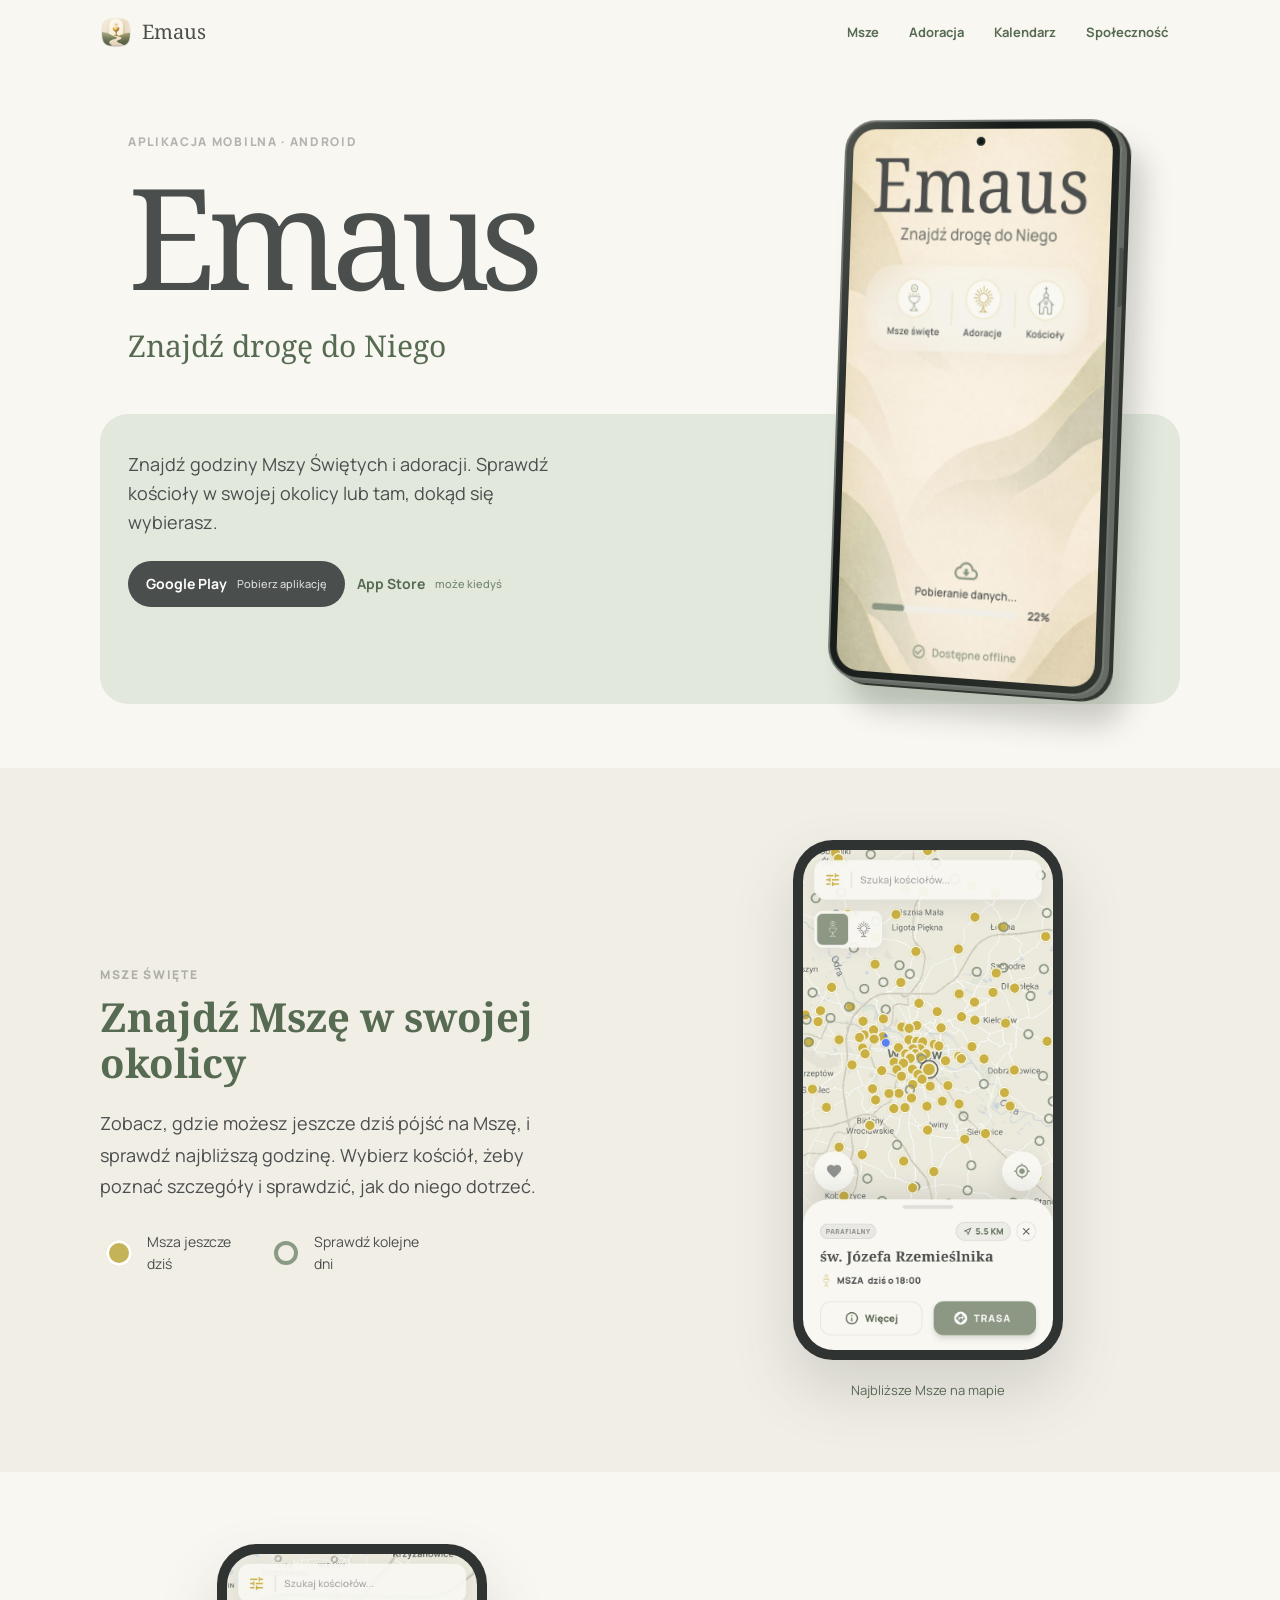
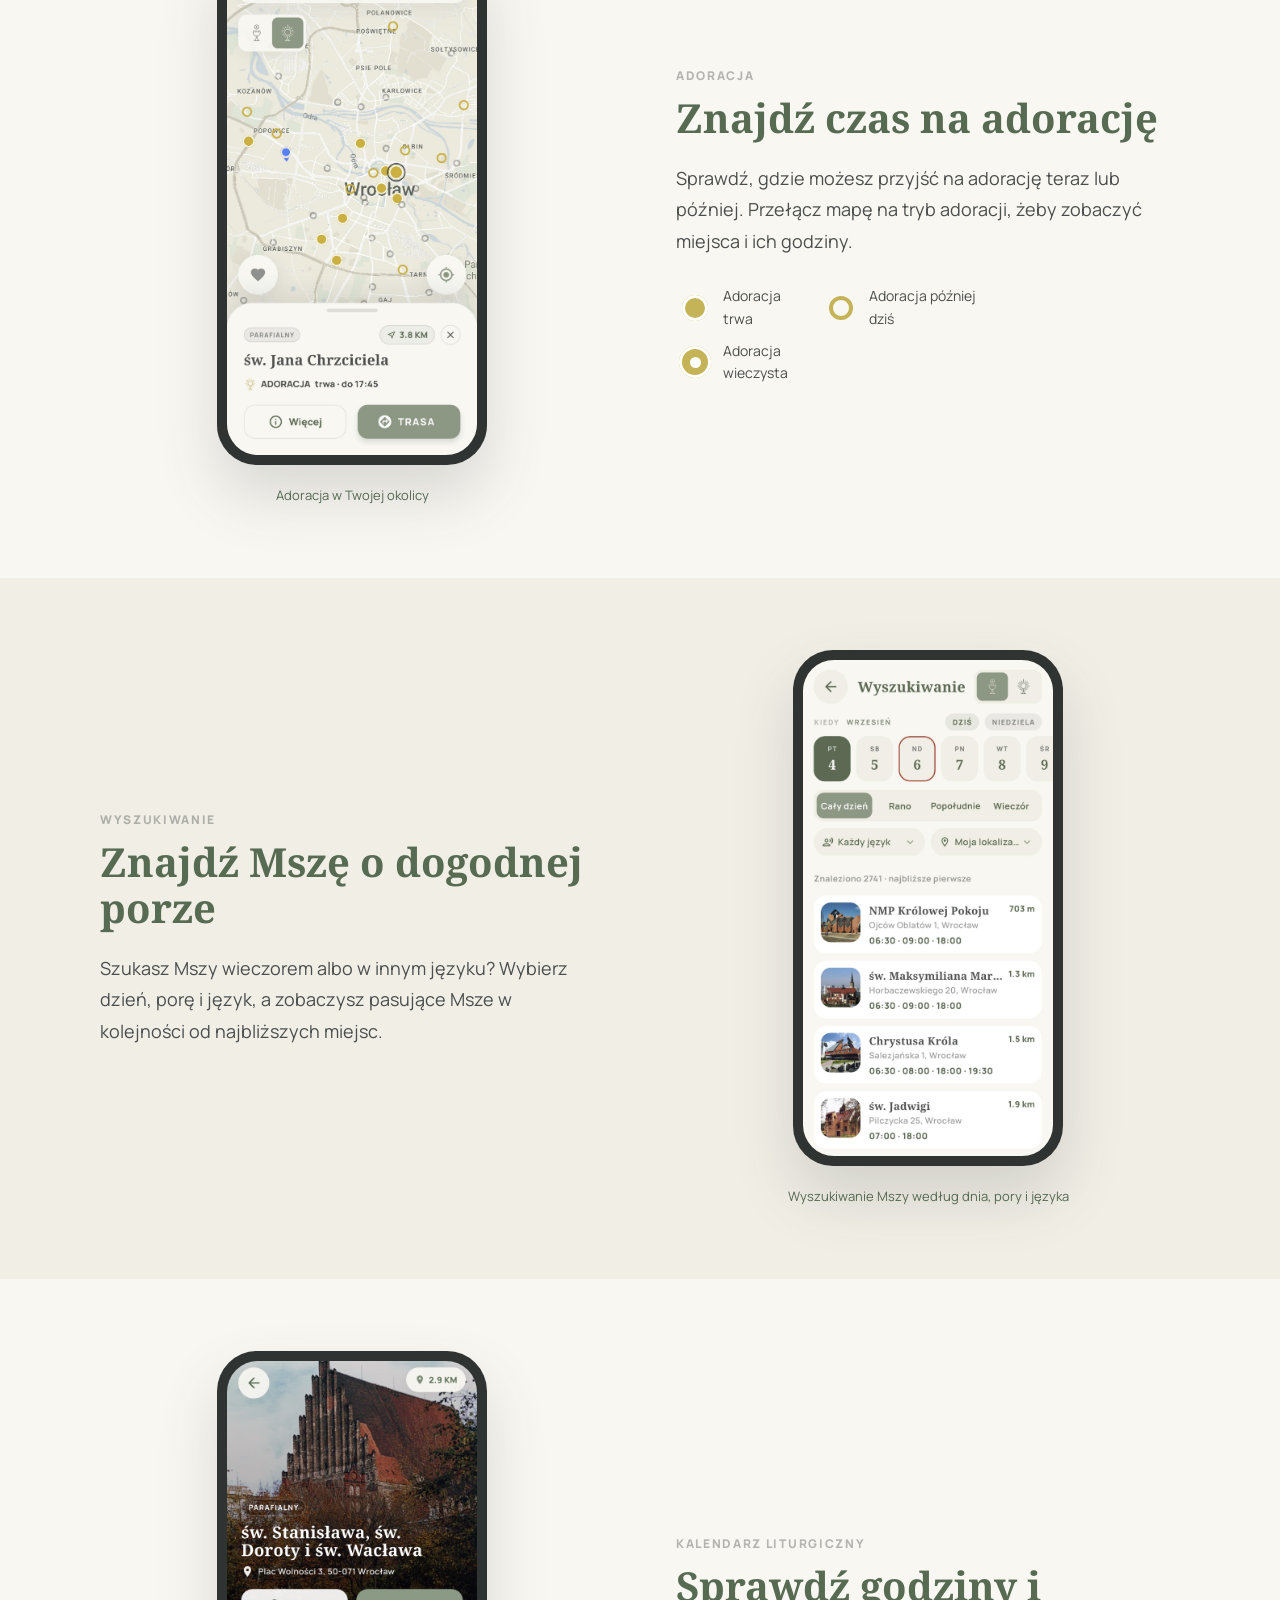
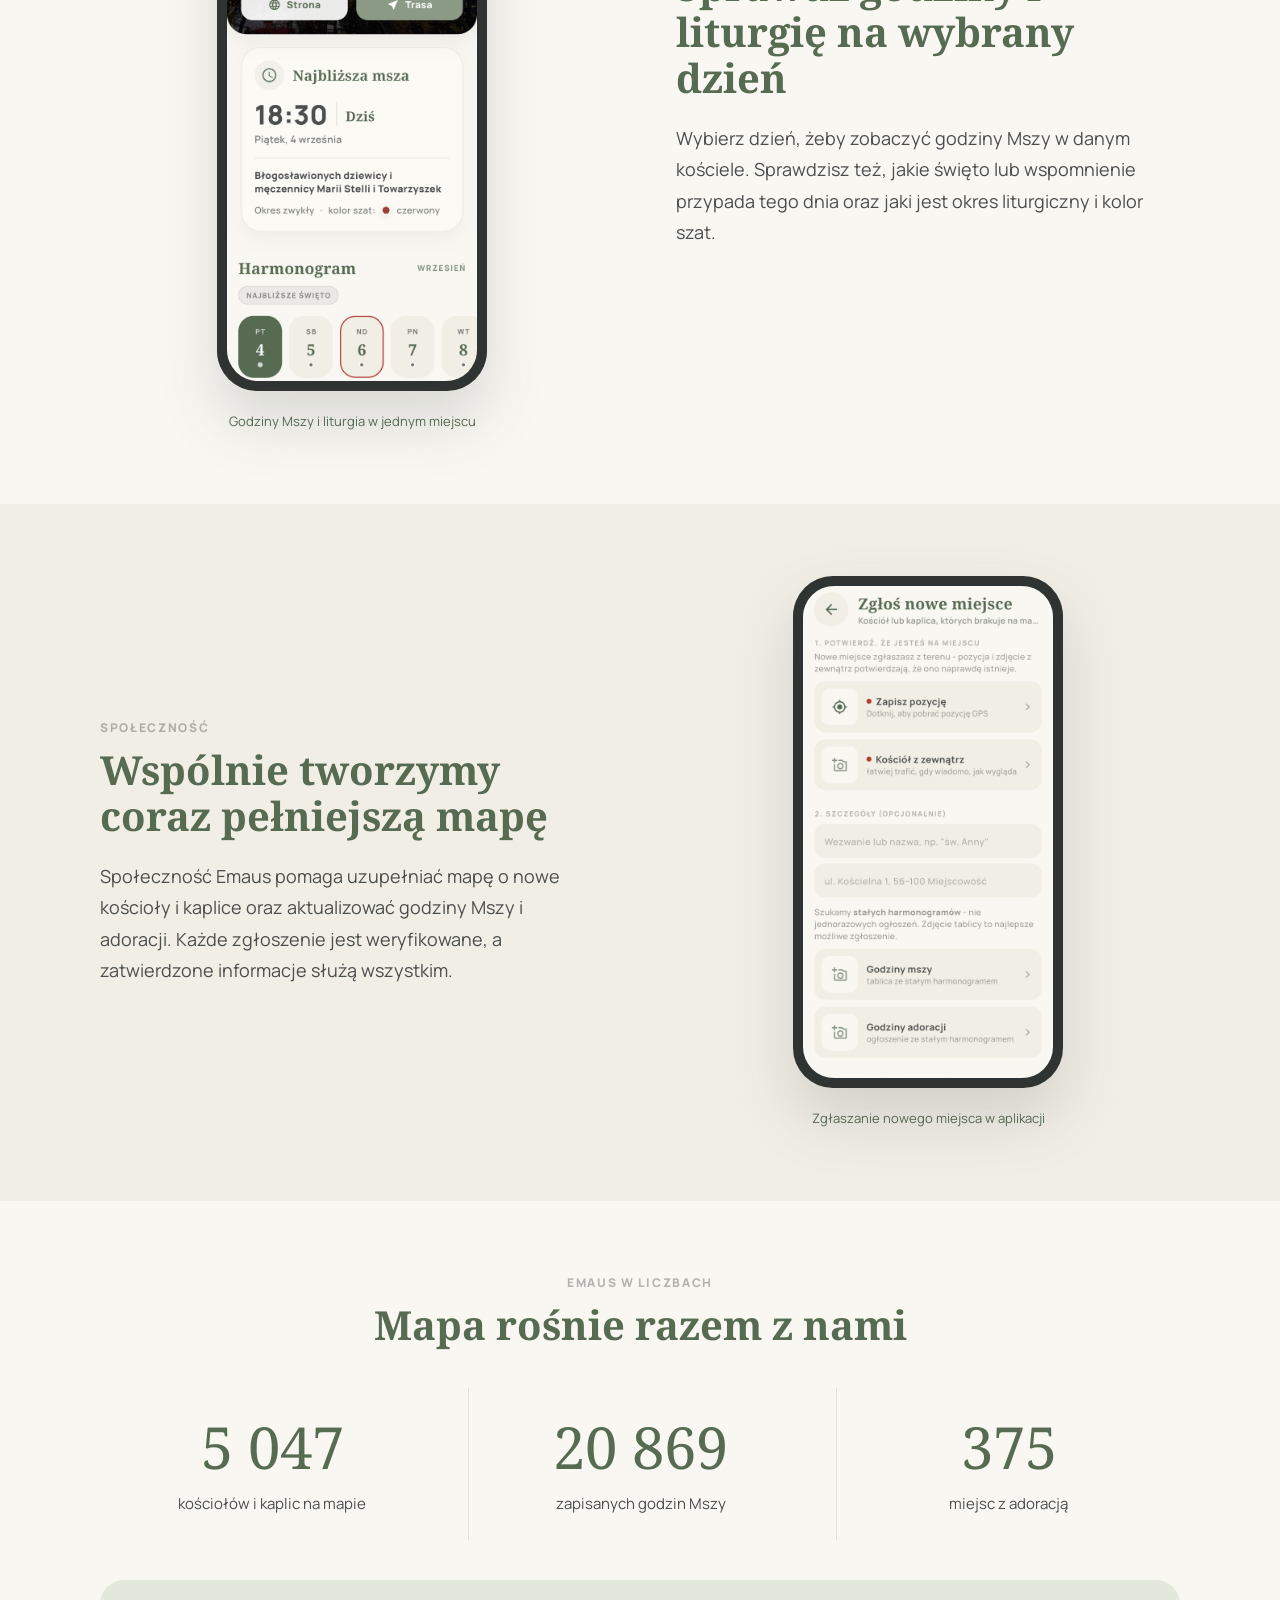
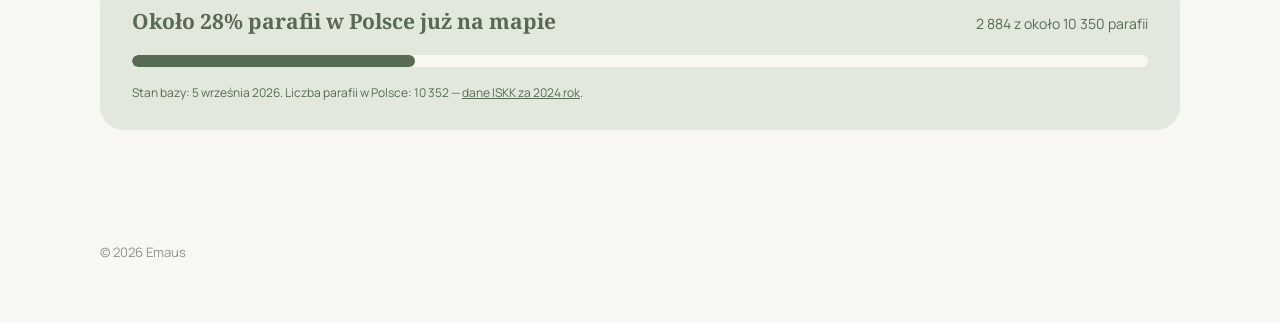
<file: index.html>
<!doctype html>
<html lang="pl">
<head>
<meta charset="utf-8">
<meta name="viewport" content="width=device-width, initial-scale=1">
<title>Emaus – mapa Mszy Świętych i adoracji</title>
<meta name="description" content="Emaus to aplikacja mobilna z mapą kościołów, godzin Mszy Świętych i adoracji Najświętszego Sakramentu w Polsce. Znajdź dogodną porę i sprawdź liturgię wybranego dnia.">
<link rel="icon" href="assets/img/favicon.png">
<link rel="preconnect" href="https://fonts.googleapis.com">
<link href="https://fonts.googleapis.com/css2?family=Manrope:wght@500;700;800&family=Noto+Serif:wght@400;700&display=swap" rel="stylesheet">
<link rel="stylesheet" href="assets/style.css">
</head>
<body>

<header class="nav">
  <div class="wrap">
    <a class="brand" href="#"><img src="assets/img/icon.png" alt=""><span>Emaus</span></a>
    <nav aria-label="Nawigacja główna">
      <a href="#msze">Msze</a>
      <a href="#adoracja">Adoracja</a>
      <a href="#kalendarz">Kalendarz</a>
      <a href="#spolecznosc">Społeczność</a>
    </nav>
  </div>
</header>

<main>
<section class="hero">
  <div class="wrap hero-layout">
    <div class="hero-heading">
      <div class="eyebrow">Aplikacja mobilna · Android</div>
      <h1>Emaus</h1>
      <p class="tag">Znajdź drogę do Niego</p>
    </div>
    <div class="hero-panel">
      <p class="lead">Znajdź godziny Mszy Świętych i adoracji. Sprawdź kościoły w swojej okolicy lub tam, dokąd się wybierasz.</p>
      <div class="badges">
        <a class="badge" href="https://play.google.com/store/apps/details?id=pl.parsoptima.emaus">Google Play<small>Pobierz aplikację</small></a>
        <span class="badge soon">App Store<small>może kiedyś</small></span>
      </div>
    </div>
    <div class="hero-art">
      <div class="android-phone" role="img" aria-label="Ekran powitalny Emaus na telefonie z Androidem: Znajdź drogę do Niego. Msze święte, adoracje, kościoły.">
        <div class="splash-screen">
          <img src="assets/img/splash-screen-full.jpg" alt="" width="1240" height="2336" fetchpriority="high">
        </div>
        <span class="phone-camera" aria-hidden="true"></span>
      </div>
    </div>
  </div>
</section>

<section id="msze" class="feature band">
  <div class="wrap feature-layout">
    <div class="feature-copy">
      <div class="eyebrow">Msze Święte</div>
      <h2>Znajdź Mszę w swojej okolicy</h2>
      <p>Zobacz, gdzie możesz jeszcze dziś pójść na Mszę, i sprawdź najbliższą godzinę. Wybierz kościół, żeby poznać szczegóły i sprawdzić, jak do niego dotrzeć.</p>
      <ul class="pin-key" aria-label="Oznaczenia na mapie: Msze Święte">
        <li><span class="pin mass" aria-hidden="true"><i></i></span><span>Msza jeszcze dziś</span></li>
        <li><span class="pin empty" aria-hidden="true"><i></i></span><span>Sprawdź kolejne dni</span></li>
      </ul>
    </div>
    <figure class="feature-screen">
      <div class="phone"><img src="assets/img/msze.jpg" alt="Mapa Mszy z wybranym kościołem i godziną najbliższej Mszy" loading="lazy" width="1240" height="2477"></div>
      <figcaption>Najbliższe Msze na mapie</figcaption>
    </figure>
  </div>
</section>

<section id="adoracja" class="feature feature-reverse">
  <div class="wrap feature-layout">
    <div class="feature-copy">
      <div class="eyebrow">Adoracja</div>
      <h2>Znajdź czas na adorację</h2>
      <p>Sprawdź, gdzie możesz przyjść na adorację teraz lub później. Przełącz mapę na tryb adoracji, żeby zobaczyć miejsca i ich godziny.</p>
      <ul class="pin-key" aria-label="Oznaczenia na mapie: Adoracja">
        <li><span class="pin mass" aria-hidden="true"><i></i></span><span>Adoracja trwa</span></li>
        <li><span class="pin ador" aria-hidden="true"><i></i></span><span>Adoracja później dziś</span></li>
        <li><span class="pin perp" aria-hidden="true"><i></i></span><span>Adoracja wieczysta</span></li>
      </ul>
    </div>
    <figure class="feature-screen">
      <div class="phone"><img src="assets/img/adoracja.jpg" alt="Mapa adoracji z wybranym kościołem i godziną zakończenia trwającej adoracji" loading="lazy" width="1239" height="2482"></div>
      <figcaption>Adoracja w Twojej okolicy</figcaption>
    </figure>
  </div>
</section>

<section id="wyszukiwanie" class="feature band">
  <div class="wrap feature-layout">
    <div class="feature-copy">
      <div class="eyebrow">Wyszukiwanie</div>
      <h2>Znajdź Mszę o dogodnej porze</h2>
      <p>Szukasz Mszy wieczorem albo w innym języku? Wybierz dzień, porę i język, a zobaczysz pasujące Msze w kolejności od najbliższych miejsc.</p>
    </div>
    <figure class="feature-screen">
      <div class="phone"><img src="assets/img/wyszukiwanie.jpg" alt="Wyszukiwanie Mszy według dnia, pory i języka" loading="lazy" width="1236" height="2453"></div>
      <figcaption>Wyszukiwanie Mszy według dnia, pory i języka</figcaption>
    </figure>
  </div>
</section>

<section id="kalendarz" class="feature feature-reverse">
  <div class="wrap feature-layout">
    <div class="feature-copy">
      <div class="eyebrow">Kalendarz liturgiczny</div>
      <h2>Sprawdź godziny i liturgię na wybrany dzień</h2>
      <p>Wybierz dzień, żeby zobaczyć godziny Mszy w danym kościele. Sprawdzisz też, jakie święto lub wspomnienie przypada tego dnia oraz jaki jest okres liturgiczny i kolor szat.</p>
    </div>
    <figure class="feature-screen">
      <div class="phone"><div class="screen-detail calendar-crop"><img src="assets/img/kalendarz.jpg" alt="Godziny Mszy i liturgia w jednym miejscu" loading="lazy"></div></div>
      <figcaption>Godziny Mszy i liturgia w jednym miejscu</figcaption>
    </figure>
  </div>
</section>

<section id="spolecznosc" class="feature band">
  <div class="wrap feature-layout">
    <div class="feature-copy">
      <div class="eyebrow">Społeczność</div>
      <h2>Wspólnie tworzymy coraz pełniejszą mapę</h2>
      <p>Społeczność Emaus pomaga uzupełniać mapę o nowe kościoły i kaplice oraz aktualizować godziny Mszy i adoracji. Każde zgłoszenie jest weryfikowane, a zatwierdzone informacje służą wszystkim.</p>
    </div>
    <figure class="feature-screen">
      <div class="phone"><div class="screen-detail community-crop"><img src="assets/img/spolecznosc.jpg" alt="Zgłaszanie nowego miejsca w aplikacji" loading="lazy"></div></div>
      <figcaption>Zgłaszanie nowego miejsca w aplikacji</figcaption>
    </figure>
  </div>
</section>

<section id="dane" class="coverage" aria-labelledby="coverage-title">
  <div class="wrap">
    <div class="eyebrow">Emaus w liczbach</div>
    <h2 id="coverage-title">Mapa rośnie razem z nami</h2>
    <dl class="coverage-stats">
      <div><dt>kościołów i kaplic na mapie</dt><dd>5&nbsp;047</dd></div>
      <div><dt>zapisanych godzin Mszy</dt><dd>20&nbsp;869</dd></div>
      <div><dt>miejsc z adoracją</dt><dd>375</dd></div>
    </dl>
    <div class="coverage-progress">
      <div class="coverage-heading">
        <h3 id="coverage-label">Około 28% parafii w Polsce już na mapie</h3>
        <span>2&nbsp;884 z około 10&nbsp;350 parafii</span>
      </div>
      <progress value="2884" max="10352" aria-labelledby="coverage-label">28%</progress>
      <p class="coverage-note">Stan bazy: 5 września 2026. Liczba parafii w Polsce: 10&nbsp;352 — <a href="https://episkopat.pl/doc_pr/239747.ISKK-Pomiedzy-zmiana-instytucjonalna-a-spoleczna">dane ISKK za 2024 rok</a>.</p>
    </div>
  </div>
</section>
</main>

<footer>
  <div class="wrap">
    <span>© 2026 Emaus</span>
    <span class="spacer"></span>
  </div>
</footer>

</body>
</html>
</file>
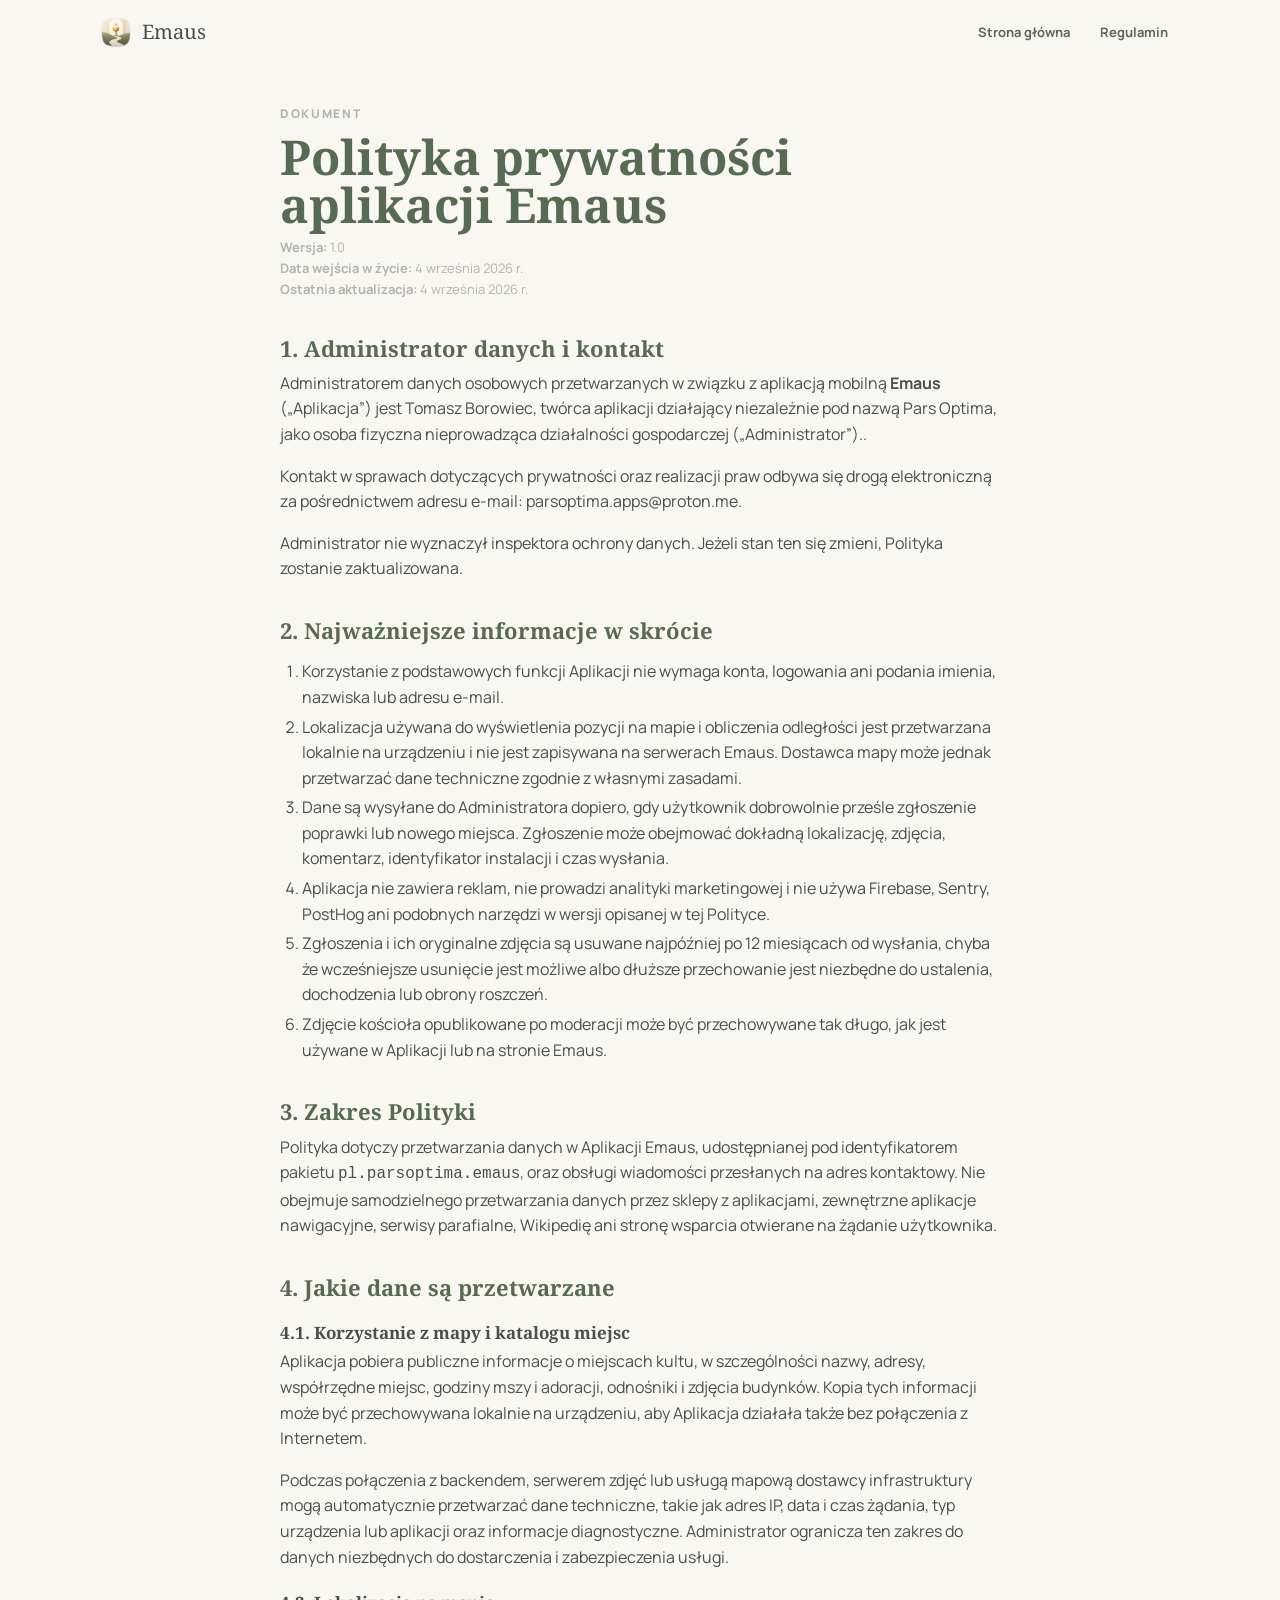
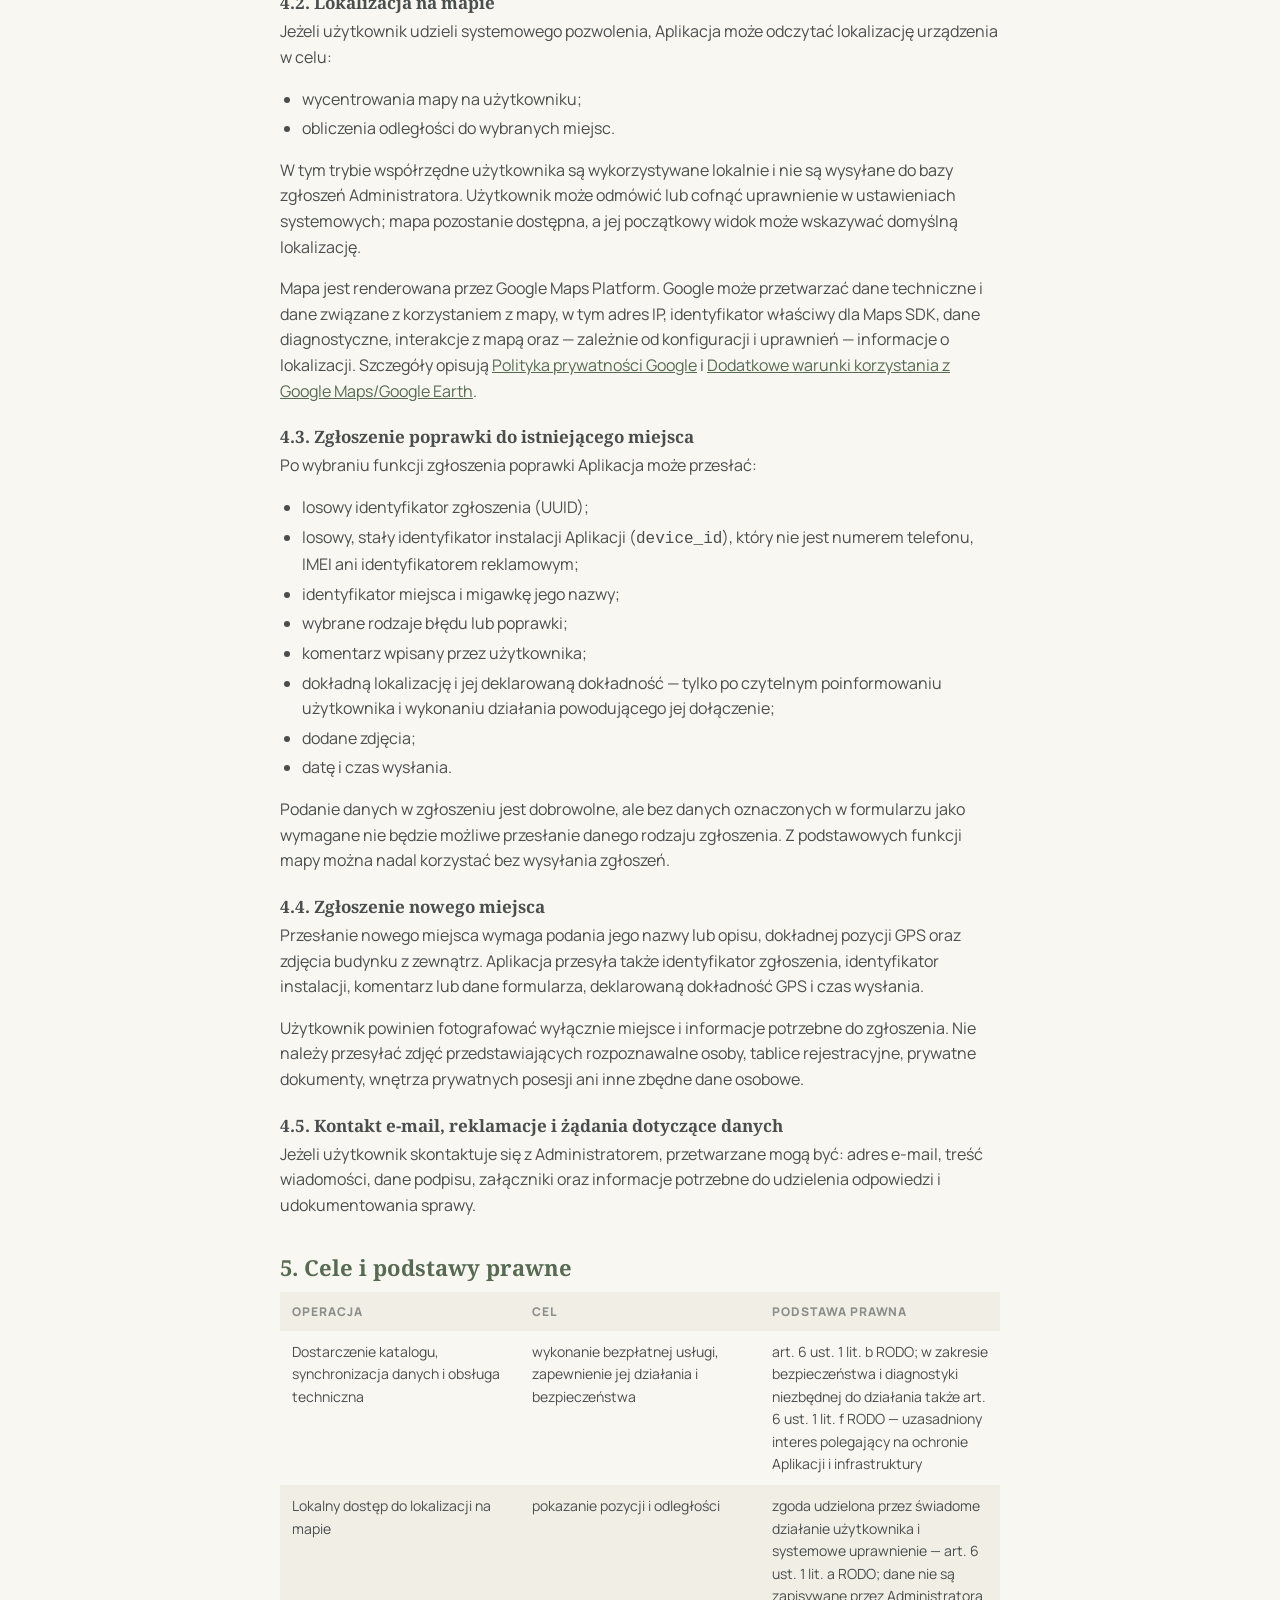
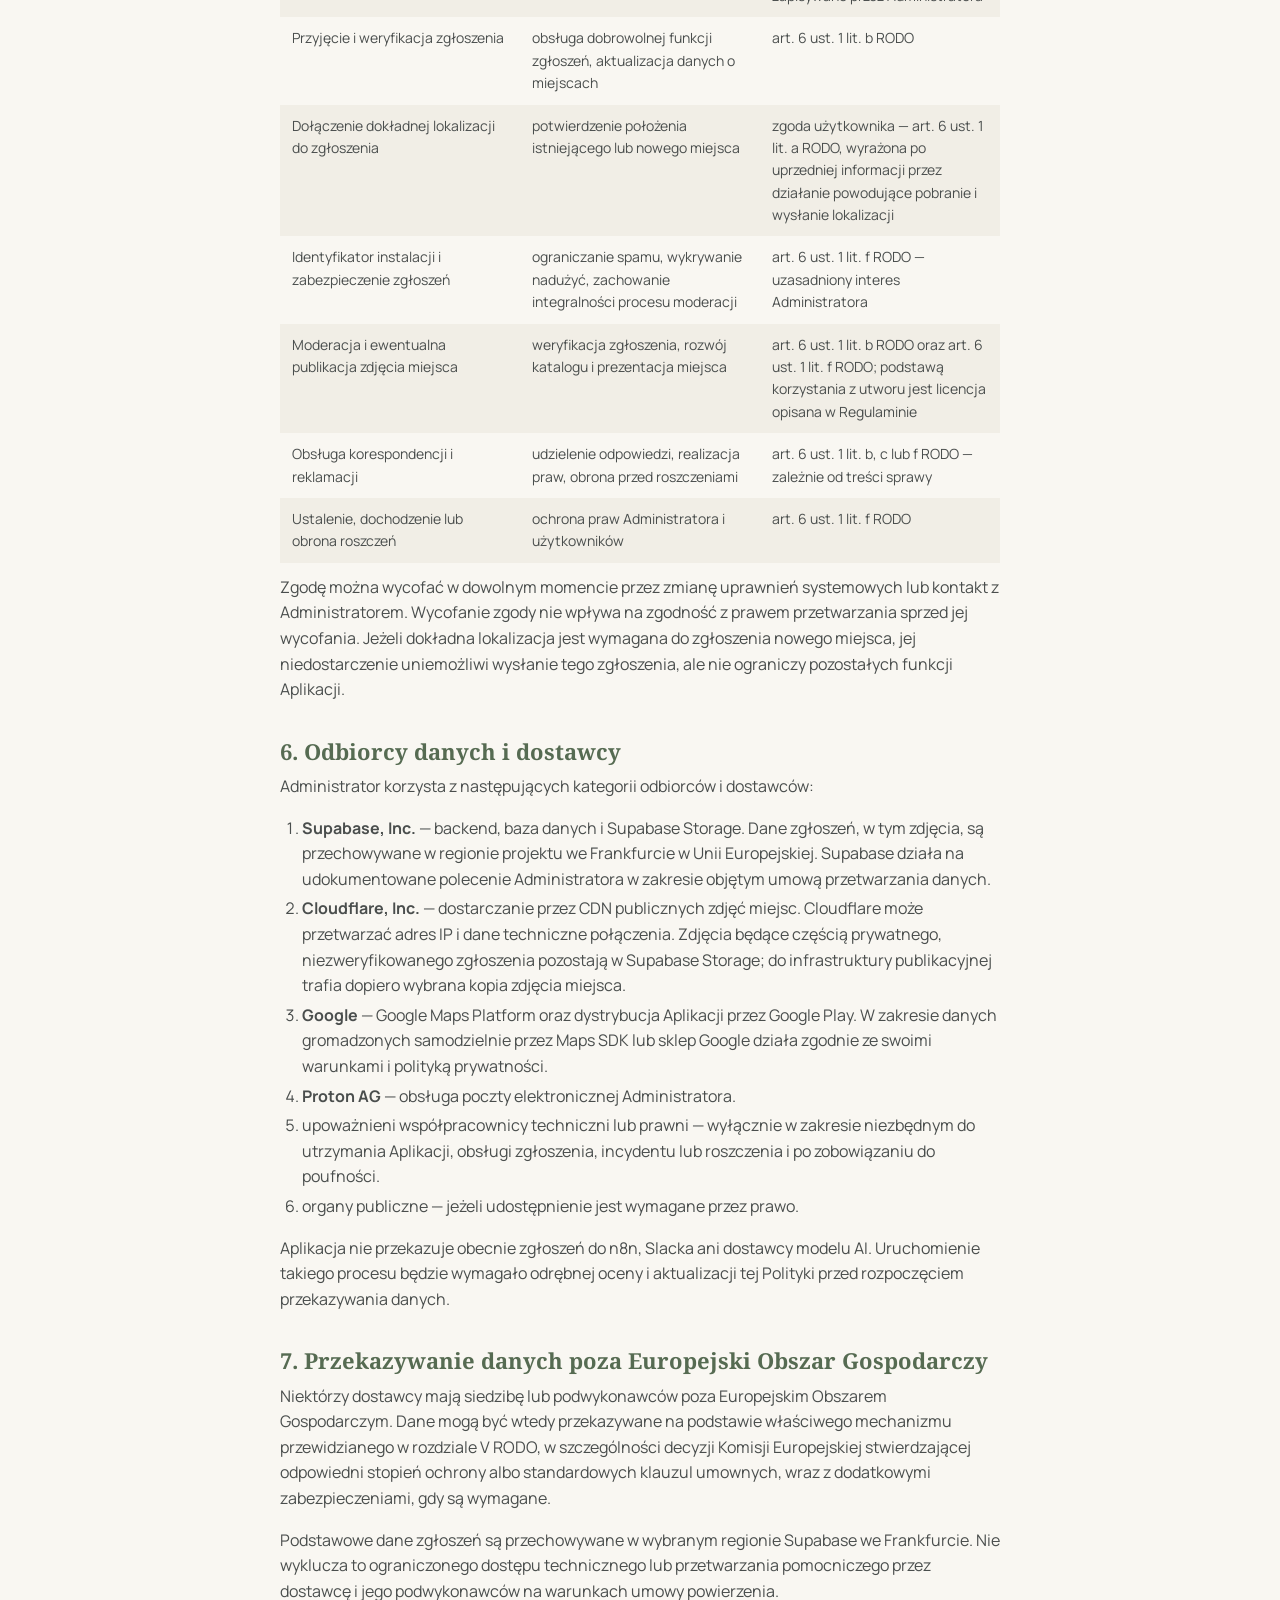
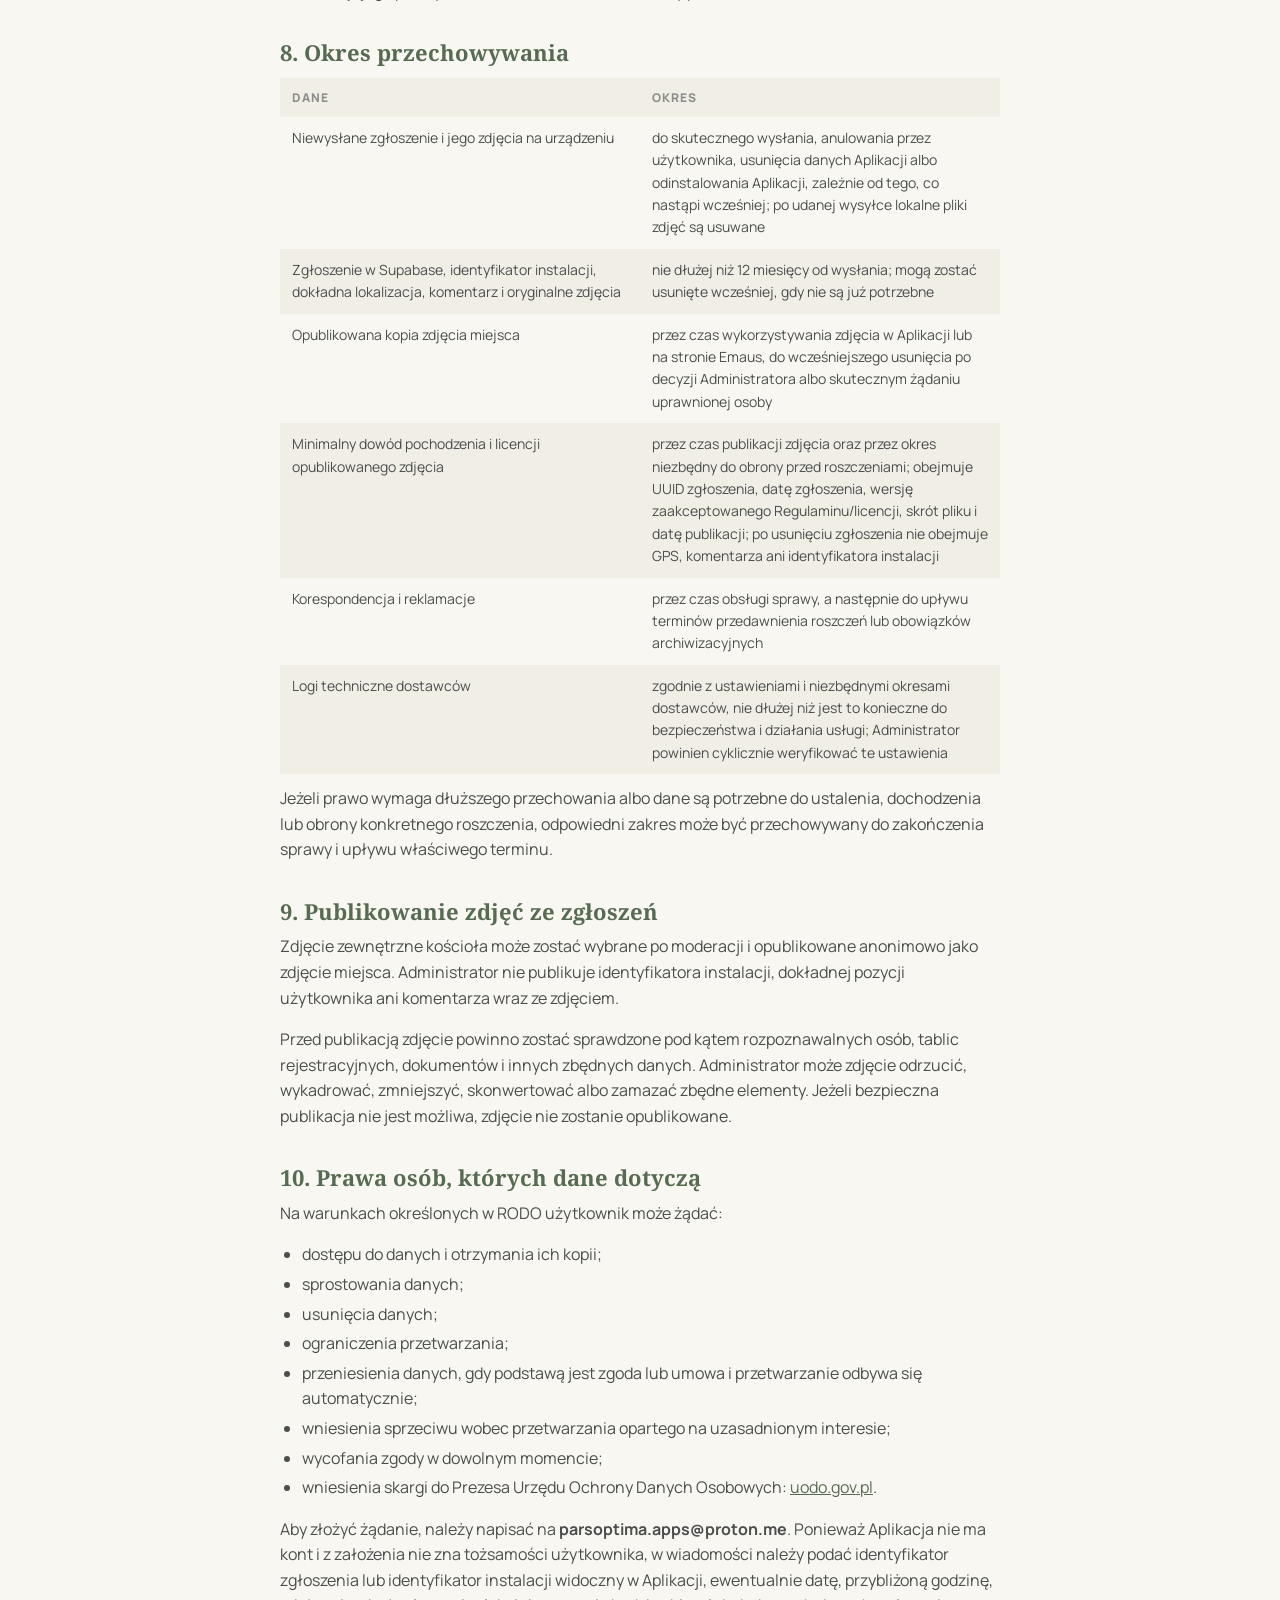
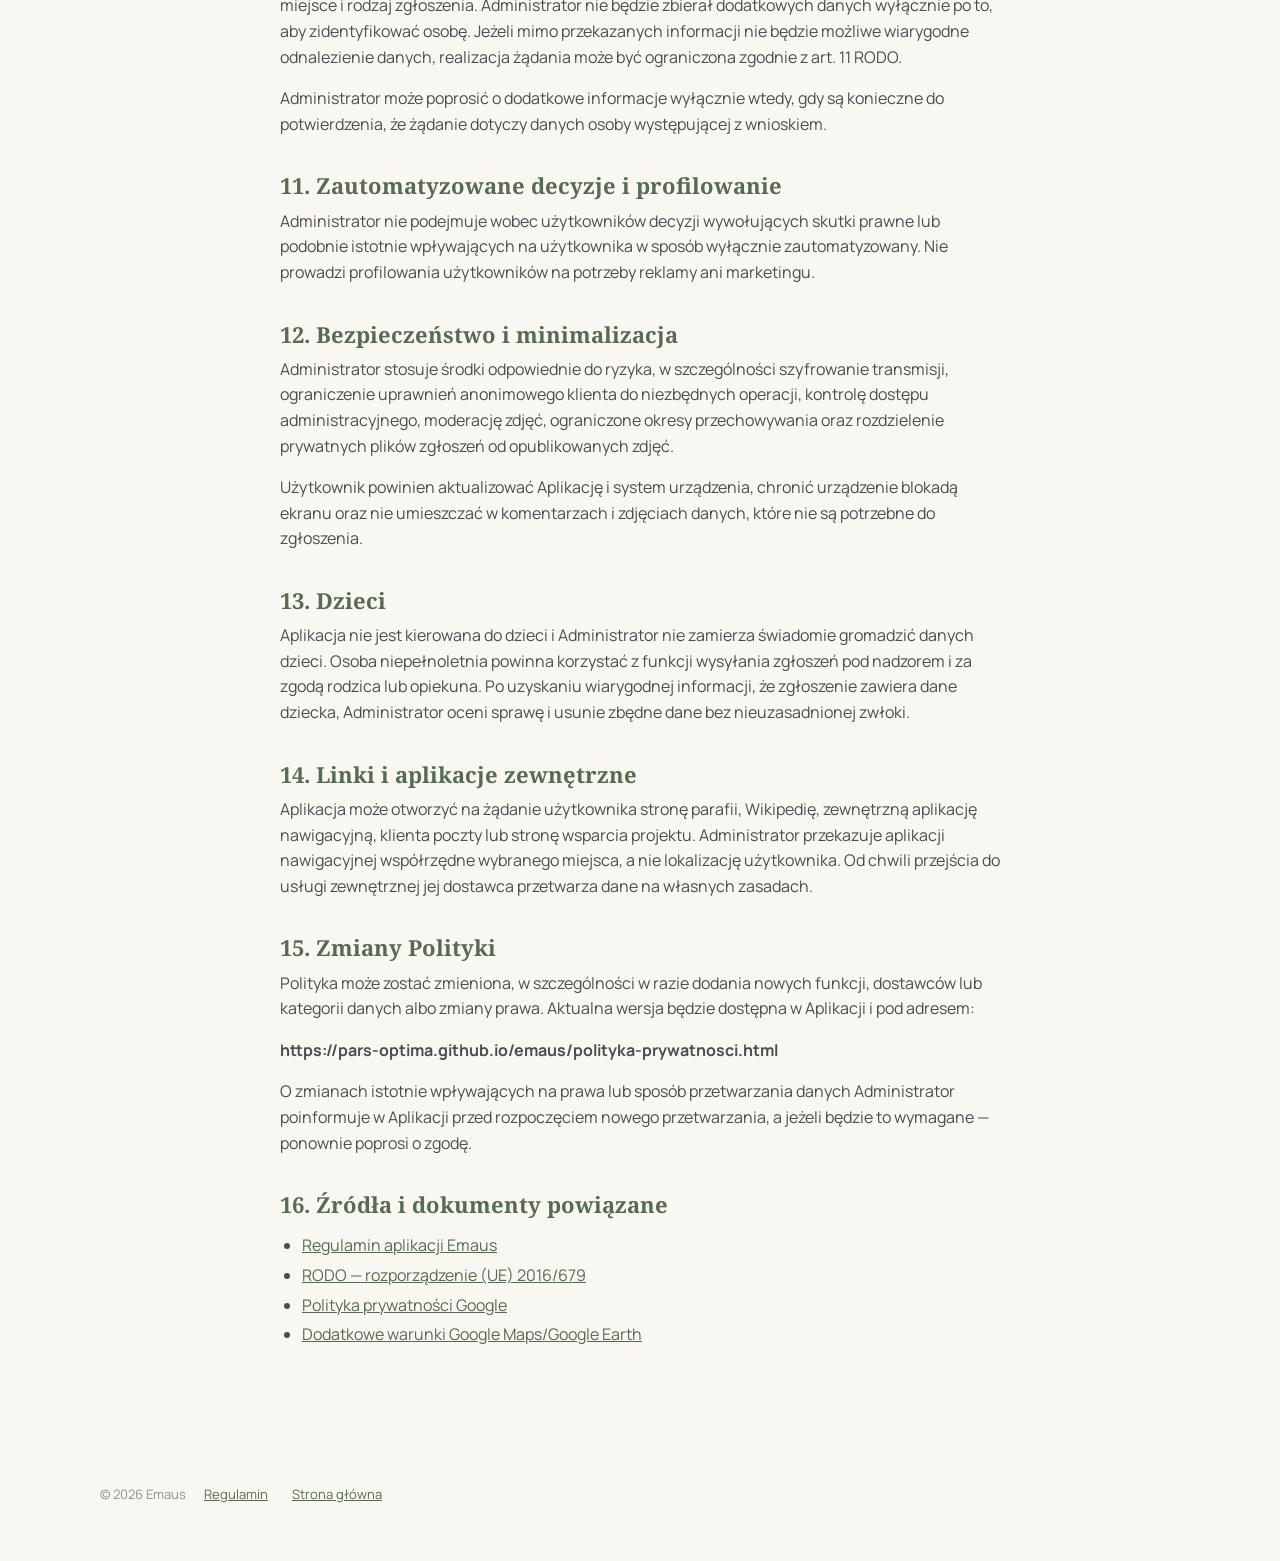
<file: emaus/polityka-prywatnosci.html>
<!doctype html>
<html lang="pl">
<head>
<meta charset="utf-8">
<meta name="viewport" content="width=device-width, initial-scale=1">
<title>Polityka prywatności – Emaus</title>
<meta name="robots" content="noindex">
<link rel="icon" href="../assets/img/favicon.png">
<link href="https://fonts.googleapis.com/css2?family=Manrope:wght@500;700;800&family=Noto+Serif:wght@400;700&display=swap" rel="stylesheet">
<link rel="stylesheet" href="../assets/style.css">
</head>
<body>
<header class="nav"><div class="wrap"><a class="brand" href="../index.html"><img src="../assets/img/icon.png" alt=""><span>Emaus</span></a><nav><a href="../index.html">Strona główna</a><a href="regulamin.html">Regulamin</a></nav></div></header>

<main class="doc">
  <div class="eyebrow">Dokument</div>
  <h1 id="polityka-prywatności-aplikacji-emaus">Polityka prywatności aplikacji Emaus</h1>
  <p class="meta"><strong>Wersja:</strong> 1.0<br />
  <strong>Data wejścia w życie:</strong> 4 września 2026 r.<br />
  <strong>Ostatnia aktualizacja:</strong> 4 września 2026 r.</p>
  <h2 id="administrator-danych-i-kontakt">1. Administrator danych i kontakt</h2>
  <p>Administratorem danych osobowych przetwarzanych w związku z aplikacją mobilną <strong>Emaus</strong> („Aplikacja”) jest Tomasz Borowiec, twórca aplikacji działający niezależnie pod nazwą Pars Optima, jako osoba fizyczna nieprowadząca działalności gospodarczej („Administrator”)..</p>
  <p>Kontakt w sprawach dotyczących prywatności oraz realizacji praw odbywa się drogą elektroniczną za pośrednictwem adresu e-mail: parsoptima&#46;apps&#64;proton&#46;me.</p>
  <p>Administrator nie wyznaczył inspektora ochrony danych. Jeżeli stan ten się zmieni, Polityka zostanie zaktualizowana.</p>
  <h2 id="najważniejsze-informacje-w-skrócie">2. Najważniejsze informacje w skrócie</h2>
  <ol type="1">
  <li>Korzystanie z podstawowych funkcji Aplikacji nie wymaga konta, logowania ani podania imienia, nazwiska lub adresu e-mail.</li>
  <li>Lokalizacja używana do wyświetlenia pozycji na mapie i obliczenia odległości jest przetwarzana lokalnie na urządzeniu i nie jest zapisywana na serwerach Emaus. Dostawca mapy może jednak przetwarzać dane techniczne zgodnie z własnymi zasadami.</li>
  <li>Dane są wysyłane do Administratora dopiero, gdy użytkownik dobrowolnie prześle zgłoszenie poprawki lub nowego miejsca. Zgłoszenie może obejmować dokładną lokalizację, zdjęcia, komentarz, identyfikator instalacji i czas wysłania.</li>
  <li>Aplikacja nie zawiera reklam, nie prowadzi analityki marketingowej i nie używa Firebase, Sentry, PostHog ani podobnych narzędzi w wersji opisanej w tej Polityce.</li>
  <li>Zgłoszenia i ich oryginalne zdjęcia są usuwane najpóźniej po 12 miesiącach od wysłania, chyba że wcześniejsze usunięcie jest możliwe albo dłuższe przechowanie jest niezbędne do ustalenia, dochodzenia lub obrony roszczeń.</li>
  <li>Zdjęcie kościoła opublikowane po moderacji może być przechowywane tak długo, jak jest używane w Aplikacji lub na stronie Emaus.</li>
  </ol>
  <h2 id="zakres-polityki">3. Zakres Polityki</h2>
  <p>Polityka dotyczy przetwarzania danych w Aplikacji Emaus, udostępnianej pod identyfikatorem pakietu <code>pl.parsoptima.emaus</code>, oraz obsługi wiadomości przesłanych na adres kontaktowy. Nie obejmuje samodzielnego przetwarzania danych przez sklepy z aplikacjami, zewnętrzne aplikacje nawigacyjne, serwisy parafialne, Wikipedię ani stronę wsparcia otwierane na żądanie użytkownika.</p>
  <h2 id="jakie-dane-są-przetwarzane">4. Jakie dane są przetwarzane</h2>
  <h3 id="korzystanie-z-mapy-i-katalogu-miejsc">4.1. Korzystanie z mapy i katalogu miejsc</h3>
  <p>Aplikacja pobiera publiczne informacje o miejscach kultu, w szczególności nazwy, adresy, współrzędne miejsc, godziny mszy i adoracji, odnośniki i zdjęcia budynków. Kopia tych informacji może być przechowywana lokalnie na urządzeniu, aby Aplikacja działała także bez połączenia z Internetem.</p>
  <p>Podczas połączenia z backendem, serwerem zdjęć lub usługą mapową dostawcy infrastruktury mogą automatycznie przetwarzać dane techniczne, takie jak adres IP, data i czas żądania, typ urządzenia lub aplikacji oraz informacje diagnostyczne. Administrator ogranicza ten zakres do danych niezbędnych do dostarczenia i zabezpieczenia usługi.</p>
  <h3 id="lokalizacja-na-mapie">4.2. Lokalizacja na mapie</h3>
  <p>Jeżeli użytkownik udzieli systemowego pozwolenia, Aplikacja może odczytać lokalizację urządzenia w celu:</p>
  <ul>
  <li>wycentrowania mapy na użytkowniku;</li>
  <li>obliczenia odległości do wybranych miejsc.</li>
  </ul>
  <p>W tym trybie współrzędne użytkownika są wykorzystywane lokalnie i nie są wysyłane do bazy zgłoszeń Administratora. Użytkownik może odmówić lub cofnąć uprawnienie w ustawieniach systemowych; mapa pozostanie dostępna, a jej początkowy widok może wskazywać domyślną lokalizację.</p>
  <p>Mapa jest renderowana przez Google Maps Platform. Google może przetwarzać dane techniczne i dane związane z korzystaniem z mapy, w tym adres IP, identyfikator właściwy dla Maps SDK, dane diagnostyczne, interakcje z mapą oraz — zależnie od konfiguracji i uprawnień — informacje o lokalizacji. Szczegóły opisują <a href="https://policies.google.com/privacy">Polityka prywatności Google</a> i <a href="https://maps.google.com/help/terms_maps/">Dodatkowe warunki korzystania z Google Maps/Google Earth</a>.</p>
  <h3 id="zgłoszenie-poprawki-do-istniejącego-miejsca">4.3. Zgłoszenie poprawki do istniejącego miejsca</h3>
  <p>Po wybraniu funkcji zgłoszenia poprawki Aplikacja może przesłać:</p>
  <ul>
  <li>losowy identyfikator zgłoszenia (UUID);</li>
  <li>losowy, stały identyfikator instalacji Aplikacji (<code>device_id</code>), który nie jest numerem telefonu, IMEI ani identyfikatorem reklamowym;</li>
  <li>identyfikator miejsca i migawkę jego nazwy;</li>
  <li>wybrane rodzaje błędu lub poprawki;</li>
  <li>komentarz wpisany przez użytkownika;</li>
  <li>dokładną lokalizację i jej deklarowaną dokładność — tylko po czytelnym poinformowaniu użytkownika i wykonaniu działania powodującego jej dołączenie;</li>
  <li>dodane zdjęcia;</li>
  <li>datę i czas wysłania.</li>
  </ul>
  <p>Podanie danych w zgłoszeniu jest dobrowolne, ale bez danych oznaczonych w formularzu jako wymagane nie będzie możliwe przesłanie danego rodzaju zgłoszenia. Z podstawowych funkcji mapy można nadal korzystać bez wysyłania zgłoszeń.</p>
  <h3 id="zgłoszenie-nowego-miejsca">4.4. Zgłoszenie nowego miejsca</h3>
  <p>Przesłanie nowego miejsca wymaga podania jego nazwy lub opisu, dokładnej pozycji GPS oraz zdjęcia budynku z zewnątrz. Aplikacja przesyła także identyfikator zgłoszenia, identyfikator instalacji, komentarz lub dane formularza, deklarowaną dokładność GPS i czas wysłania.</p>
  <p>Użytkownik powinien fotografować wyłącznie miejsce i informacje potrzebne do zgłoszenia. Nie należy przesyłać zdjęć przedstawiających rozpoznawalne osoby, tablice rejestracyjne, prywatne dokumenty, wnętrza prywatnych posesji ani inne zbędne dane osobowe.</p>
  <h3 id="kontakt-e-mail-reklamacje-i-żądania-dotyczące-danych">4.5. Kontakt e-mail, reklamacje i żądania dotyczące danych</h3>
  <p>Jeżeli użytkownik skontaktuje się z Administratorem, przetwarzane mogą być: adres e-mail, treść wiadomości, dane podpisu, załączniki oraz informacje potrzebne do udzielenia odpowiedzi i udokumentowania sprawy.</p>
  <h2 id="cele-i-podstawy-prawne">5. Cele i podstawy prawne</h2>
  <table>
  <colgroup>
  <col style="width: 33%" />
  <col style="width: 33%" />
  <col style="width: 33%" />
  </colgroup>
  <thead>
  <tr class="header">
  <th>Operacja</th>
  <th>Cel</th>
  <th>Podstawa prawna</th>
  </tr>
  </thead>
  <tbody>
  <tr class="odd">
  <td>Dostarczenie katalogu, synchronizacja danych i obsługa techniczna</td>
  <td>wykonanie bezpłatnej usługi, zapewnienie jej działania i bezpieczeństwa</td>
  <td>art. 6 ust. 1 lit. b RODO; w zakresie bezpieczeństwa i diagnostyki niezbędnej do działania także art. 6 ust. 1 lit. f RODO — uzasadniony interes polegający na ochronie Aplikacji i infrastruktury</td>
  </tr>
  <tr class="even">
  <td>Lokalny dostęp do lokalizacji na mapie</td>
  <td>pokazanie pozycji i odległości</td>
  <td>zgoda udzielona przez świadome działanie użytkownika i systemowe uprawnienie — art. 6 ust. 1 lit. a RODO; dane nie są zapisywane przez Administratora</td>
  </tr>
  <tr class="odd">
  <td>Przyjęcie i weryfikacja zgłoszenia</td>
  <td>obsługa dobrowolnej funkcji zgłoszeń, aktualizacja danych o miejscach</td>
  <td>art. 6 ust. 1 lit. b RODO</td>
  </tr>
  <tr class="even">
  <td>Dołączenie dokładnej lokalizacji do zgłoszenia</td>
  <td>potwierdzenie położenia istniejącego lub nowego miejsca</td>
  <td>zgoda użytkownika — art. 6 ust. 1 lit. a RODO, wyrażona po uprzedniej informacji przez działanie powodujące pobranie i wysłanie lokalizacji</td>
  </tr>
  <tr class="odd">
  <td>Identyfikator instalacji i zabezpieczenie zgłoszeń</td>
  <td>ograniczanie spamu, wykrywanie nadużyć, zachowanie integralności procesu moderacji</td>
  <td>art. 6 ust. 1 lit. f RODO — uzasadniony interes Administratora</td>
  </tr>
  <tr class="even">
  <td>Moderacja i ewentualna publikacja zdjęcia miejsca</td>
  <td>weryfikacja zgłoszenia, rozwój katalogu i prezentacja miejsca</td>
  <td>art. 6 ust. 1 lit. b RODO oraz art. 6 ust. 1 lit. f RODO; podstawą korzystania z utworu jest licencja opisana w Regulaminie</td>
  </tr>
  <tr class="odd">
  <td>Obsługa korespondencji i reklamacji</td>
  <td>udzielenie odpowiedzi, realizacja praw, obrona przed roszczeniami</td>
  <td>art. 6 ust. 1 lit. b, c lub f RODO — zależnie od treści sprawy</td>
  </tr>
  <tr class="even">
  <td>Ustalenie, dochodzenie lub obrona roszczeń</td>
  <td>ochrona praw Administratora i użytkowników</td>
  <td>art. 6 ust. 1 lit. f RODO</td>
  </tr>
  </tbody>
  </table>
  <p>Zgodę można wycofać w dowolnym momencie przez zmianę uprawnień systemowych lub kontakt z Administratorem. Wycofanie zgody nie wpływa na zgodność z prawem przetwarzania sprzed jej wycofania. Jeżeli dokładna lokalizacja jest wymagana do zgłoszenia nowego miejsca, jej niedostarczenie uniemożliwi wysłanie tego zgłoszenia, ale nie ograniczy pozostałych funkcji Aplikacji.</p>
  <h2 id="odbiorcy-danych-i-dostawcy">6. Odbiorcy danych i dostawcy</h2>
  <p>Administrator korzysta z następujących kategorii odbiorców i dostawców:</p>
  <ol type="1">
  <li><strong>Supabase, Inc.</strong> — backend, baza danych i Supabase Storage. Dane zgłoszeń, w tym zdjęcia, są przechowywane w regionie projektu we Frankfurcie w Unii Europejskiej. Supabase działa na udokumentowane polecenie Administratora w zakresie objętym umową przetwarzania danych.</li>
  <li><strong>Cloudflare, Inc.</strong> — dostarczanie przez CDN publicznych zdjęć miejsc. Cloudflare może przetwarzać adres IP i dane techniczne połączenia. Zdjęcia będące częścią prywatnego, niezweryfikowanego zgłoszenia pozostają w Supabase Storage; do infrastruktury publikacyjnej trafia dopiero wybrana kopia zdjęcia miejsca.</li>
  <li><strong>Google</strong> — Google Maps Platform oraz dystrybucja Aplikacji przez Google Play. W zakresie danych gromadzonych samodzielnie przez Maps SDK lub sklep Google działa zgodnie ze swoimi warunkami i polityką prywatności.</li>
  <li><strong>Proton AG</strong> — obsługa poczty elektronicznej Administratora.</li>
  <li>upoważnieni współpracownicy techniczni lub prawni — wyłącznie w zakresie niezbędnym do utrzymania Aplikacji, obsługi zgłoszenia, incydentu lub roszczenia i po zobowiązaniu do poufności.</li>
  <li>organy publiczne — jeżeli udostępnienie jest wymagane przez prawo.</li>
  </ol>
  <p>Aplikacja nie przekazuje obecnie zgłoszeń do n8n, Slacka ani dostawcy modelu AI. Uruchomienie takiego procesu będzie wymagało odrębnej oceny i aktualizacji tej Polityki przed rozpoczęciem przekazywania danych.</p>
  <h2 id="przekazywanie-danych-poza-europejski-obszar-gospodarczy">7. Przekazywanie danych poza Europejski Obszar Gospodarczy</h2>
  <p>Niektórzy dostawcy mają siedzibę lub podwykonawców poza Europejskim Obszarem Gospodarczym. Dane mogą być wtedy przekazywane na podstawie właściwego mechanizmu przewidzianego w rozdziale V RODO, w szczególności decyzji Komisji Europejskiej stwierdzającej odpowiedni stopień ochrony albo standardowych klauzul umownych, wraz z dodatkowymi zabezpieczeniami, gdy są wymagane.</p>
  <p>Podstawowe dane zgłoszeń są przechowywane w wybranym regionie Supabase we Frankfurcie. Nie wyklucza to ograniczonego dostępu technicznego lub przetwarzania pomocniczego przez dostawcę i jego podwykonawców na warunkach umowy powierzenia.</p>
  <h2 id="okres-przechowywania">8. Okres przechowywania</h2>
  <table>
  <colgroup>
  <col style="width: 50%" />
  <col style="width: 50%" />
  </colgroup>
  <thead>
  <tr class="header">
  <th>Dane</th>
  <th>Okres</th>
  </tr>
  </thead>
  <tbody>
  <tr class="odd">
  <td>Niewysłane zgłoszenie i jego zdjęcia na urządzeniu</td>
  <td>do skutecznego wysłania, anulowania przez użytkownika, usunięcia danych Aplikacji albo odinstalowania Aplikacji, zależnie od tego, co nastąpi wcześniej; po udanej wysyłce lokalne pliki zdjęć są usuwane</td>
  </tr>
  <tr class="even">
  <td>Zgłoszenie w Supabase, identyfikator instalacji, dokładna lokalizacja, komentarz i oryginalne zdjęcia</td>
  <td>nie dłużej niż 12 miesięcy od wysłania; mogą zostać usunięte wcześniej, gdy nie są już potrzebne</td>
  </tr>
  <tr class="odd">
  <td>Opublikowana kopia zdjęcia miejsca</td>
  <td>przez czas wykorzystywania zdjęcia w Aplikacji lub na stronie Emaus, do wcześniejszego usunięcia po decyzji Administratora albo skutecznym żądaniu uprawnionej osoby</td>
  </tr>
  <tr class="even">
  <td>Minimalny dowód pochodzenia i licencji opublikowanego zdjęcia</td>
  <td>przez czas publikacji zdjęcia oraz przez okres niezbędny do obrony przed roszczeniami; obejmuje UUID zgłoszenia, datę zgłoszenia, wersję zaakceptowanego Regulaminu/licencji, skrót pliku i datę publikacji; po usunięciu zgłoszenia nie obejmuje GPS, komentarza ani identyfikatora instalacji</td>
  </tr>
  <tr class="odd">
  <td>Korespondencja i reklamacje</td>
  <td>przez czas obsługi sprawy, a następnie do upływu terminów przedawnienia roszczeń lub obowiązków archiwizacyjnych</td>
  </tr>
  <tr class="even">
  <td>Logi techniczne dostawców</td>
  <td>zgodnie z ustawieniami i niezbędnymi okresami dostawców, nie dłużej niż jest to konieczne do bezpieczeństwa i działania usługi; Administrator powinien cyklicznie weryfikować te ustawienia</td>
  </tr>
  </tbody>
  </table>
  <p>Jeżeli prawo wymaga dłuższego przechowania albo dane są potrzebne do ustalenia, dochodzenia lub obrony konkretnego roszczenia, odpowiedni zakres może być przechowywany do zakończenia sprawy i upływu właściwego terminu.</p>
  <h2 id="publikowanie-zdjęć-ze-zgłoszeń">9. Publikowanie zdjęć ze zgłoszeń</h2>
  <p>Zdjęcie zewnętrzne kościoła może zostać wybrane po moderacji i opublikowane anonimowo jako zdjęcie miejsca. Administrator nie publikuje identyfikatora instalacji, dokładnej pozycji użytkownika ani komentarza wraz ze zdjęciem.</p>
  <p>Przed publikacją zdjęcie powinno zostać sprawdzone pod kątem rozpoznawalnych osób, tablic rejestracyjnych, dokumentów i innych zbędnych danych. Administrator może zdjęcie odrzucić, wykadrować, zmniejszyć, skonwertować albo zamazać zbędne elementy. Jeżeli bezpieczna publikacja nie jest możliwa, zdjęcie nie zostanie opublikowane.</p>
  <h2 id="prawa-osób-których-dane-dotyczą">10. Prawa osób, których dane dotyczą</h2>
  <p>Na warunkach określonych w RODO użytkownik może żądać:</p>
  <ul>
  <li>dostępu do danych i otrzymania ich kopii;</li>
  <li>sprostowania danych;</li>
  <li>usunięcia danych;</li>
  <li>ograniczenia przetwarzania;</li>
  <li>przeniesienia danych, gdy podstawą jest zgoda lub umowa i przetwarzanie odbywa się automatycznie;</li>
  <li>wniesienia sprzeciwu wobec przetwarzania opartego na uzasadnionym interesie;</li>
  <li>wycofania zgody w dowolnym momencie;</li>
  <li>wniesienia skargi do Prezesa Urzędu Ochrony Danych Osobowych: <a href="https://uodo.gov.pl/">uodo.gov.pl</a>.</li>
  </ul>
  <p>Aby złożyć żądanie, należy napisać na <strong>parsoptima&#46;apps&#64;proton&#46;me</strong>. Ponieważ Aplikacja nie ma kont i z założenia nie zna tożsamości użytkownika, w wiadomości należy podać identyfikator zgłoszenia lub identyfikator instalacji widoczny w Aplikacji, ewentualnie datę, przybliżoną godzinę, miejsce i rodzaj zgłoszenia. Administrator nie będzie zbierał dodatkowych danych wyłącznie po to, aby zidentyfikować osobę. Jeżeli mimo przekazanych informacji nie będzie możliwe wiarygodne odnalezienie danych, realizacja żądania może być ograniczona zgodnie z art. 11 RODO.</p>
  <p>Administrator może poprosić o dodatkowe informacje wyłącznie wtedy, gdy są konieczne do potwierdzenia, że żądanie dotyczy danych osoby występującej z wnioskiem.</p>
  <h2 id="zautomatyzowane-decyzje-i-profilowanie">11. Zautomatyzowane decyzje i profilowanie</h2>
  <p>Administrator nie podejmuje wobec użytkowników decyzji wywołujących skutki prawne lub podobnie istotnie wpływających na użytkownika w sposób wyłącznie zautomatyzowany. Nie prowadzi profilowania użytkowników na potrzeby reklamy ani marketingu.</p>
  <h2 id="bezpieczeństwo-i-minimalizacja">12. Bezpieczeństwo i minimalizacja</h2>
  <p>Administrator stosuje środki odpowiednie do ryzyka, w szczególności szyfrowanie transmisji, ograniczenie uprawnień anonimowego klienta do niezbędnych operacji, kontrolę dostępu administracyjnego, moderację zdjęć, ograniczone okresy przechowywania oraz rozdzielenie prywatnych plików zgłoszeń od opublikowanych zdjęć.</p>
  <p>Użytkownik powinien aktualizować Aplikację i system urządzenia, chronić urządzenie blokadą ekranu oraz nie umieszczać w komentarzach i zdjęciach danych, które nie są potrzebne do zgłoszenia.</p>
  <h2 id="dzieci">13. Dzieci</h2>
  <p>Aplikacja nie jest kierowana do dzieci i Administrator nie zamierza świadomie gromadzić danych dzieci. Osoba niepełnoletnia powinna korzystać z funkcji wysyłania zgłoszeń pod nadzorem i za zgodą rodzica lub opiekuna. Po uzyskaniu wiarygodnej informacji, że zgłoszenie zawiera dane dziecka, Administrator oceni sprawę i usunie zbędne dane bez nieuzasadnionej zwłoki.</p>
  <h2 id="linki-i-aplikacje-zewnętrzne">14. Linki i aplikacje zewnętrzne</h2>
  <p>Aplikacja może otworzyć na żądanie użytkownika stronę parafii, Wikipedię, zewnętrzną aplikację nawigacyjną, klienta poczty lub stronę wsparcia projektu. Administrator przekazuje aplikacji nawigacyjnej współrzędne wybranego miejsca, a nie lokalizację użytkownika. Od chwili przejścia do usługi zewnętrznej jej dostawca przetwarza dane na własnych zasadach.</p>
  <h2 id="zmiany-polityki">15. Zmiany Polityki</h2>
  <p>Polityka może zostać zmieniona, w szczególności w razie dodania nowych funkcji, dostawców lub kategorii danych albo zmiany prawa. Aktualna wersja będzie dostępna w Aplikacji i pod adresem:</p>
  <p><strong>https://pars-optima.github.io/emaus/polityka-prywatnosci.html</strong></p>
  <p>O zmianach istotnie wpływających na prawa lub sposób przetwarzania danych Administrator poinformuje w Aplikacji przed rozpoczęciem nowego przetwarzania, a jeżeli będzie to wymagane — ponownie poprosi o zgodę.</p>
  <h2 id="źródła-i-dokumenty-powiązane">16. Źródła i dokumenty powiązane</h2>
  <ul>
  <li><a href="https://pars-optima.github.io/emaus/regulamin.html">Regulamin aplikacji Emaus</a></li>
  <li><a href="https://eur-lex.europa.eu/eli/reg/2016/679/oj?locale=pl">RODO — rozporządzenie (UE) 2016/679</a></li>
  <li><a href="https://policies.google.com/privacy">Polityka prywatności Google</a></li>
  <li><a href="https://maps.google.com/help/terms_maps/">Dodatkowe warunki Google Maps/Google Earth</a></li>
  </ul>
</main>

<footer><div class="wrap"><span>© 2026 Emaus</span><a href="regulamin.html">Regulamin</a><a href="../index.html">Strona główna</a></div></footer>
</body>
</html>
</file>
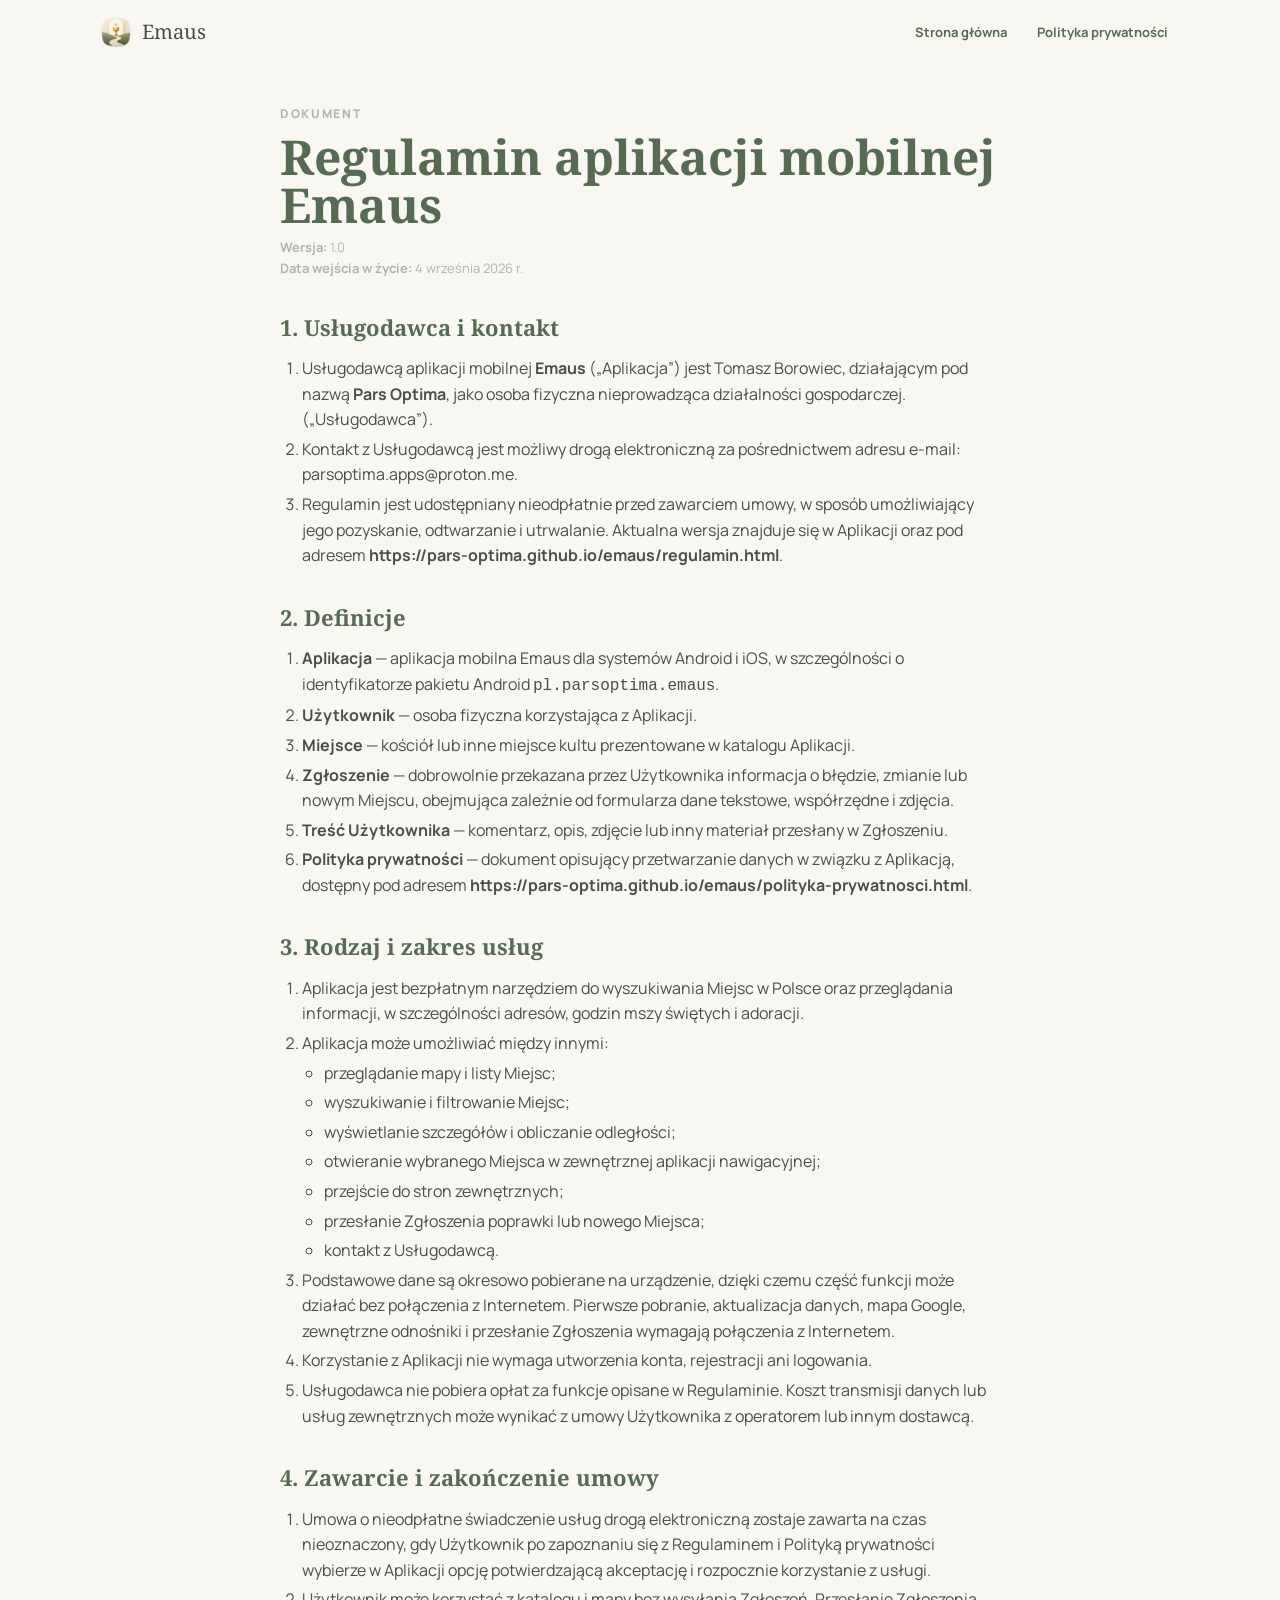
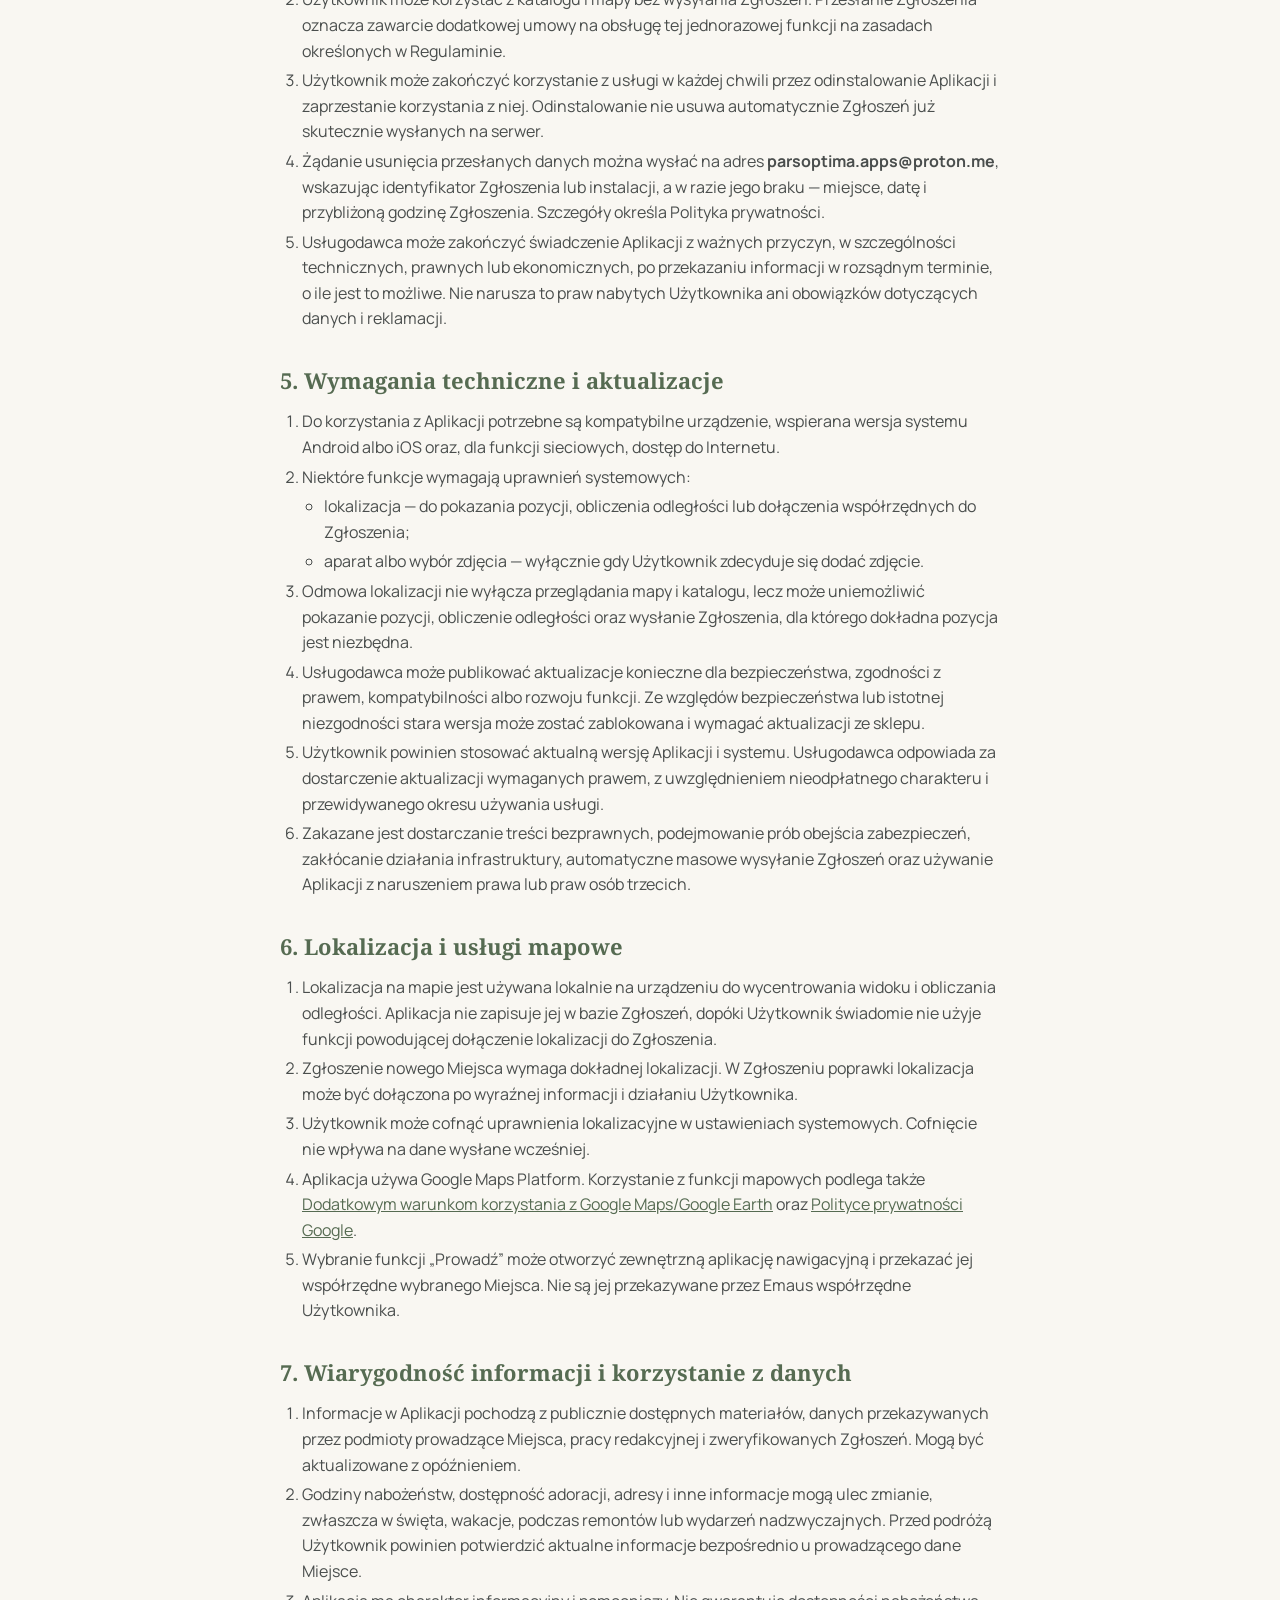
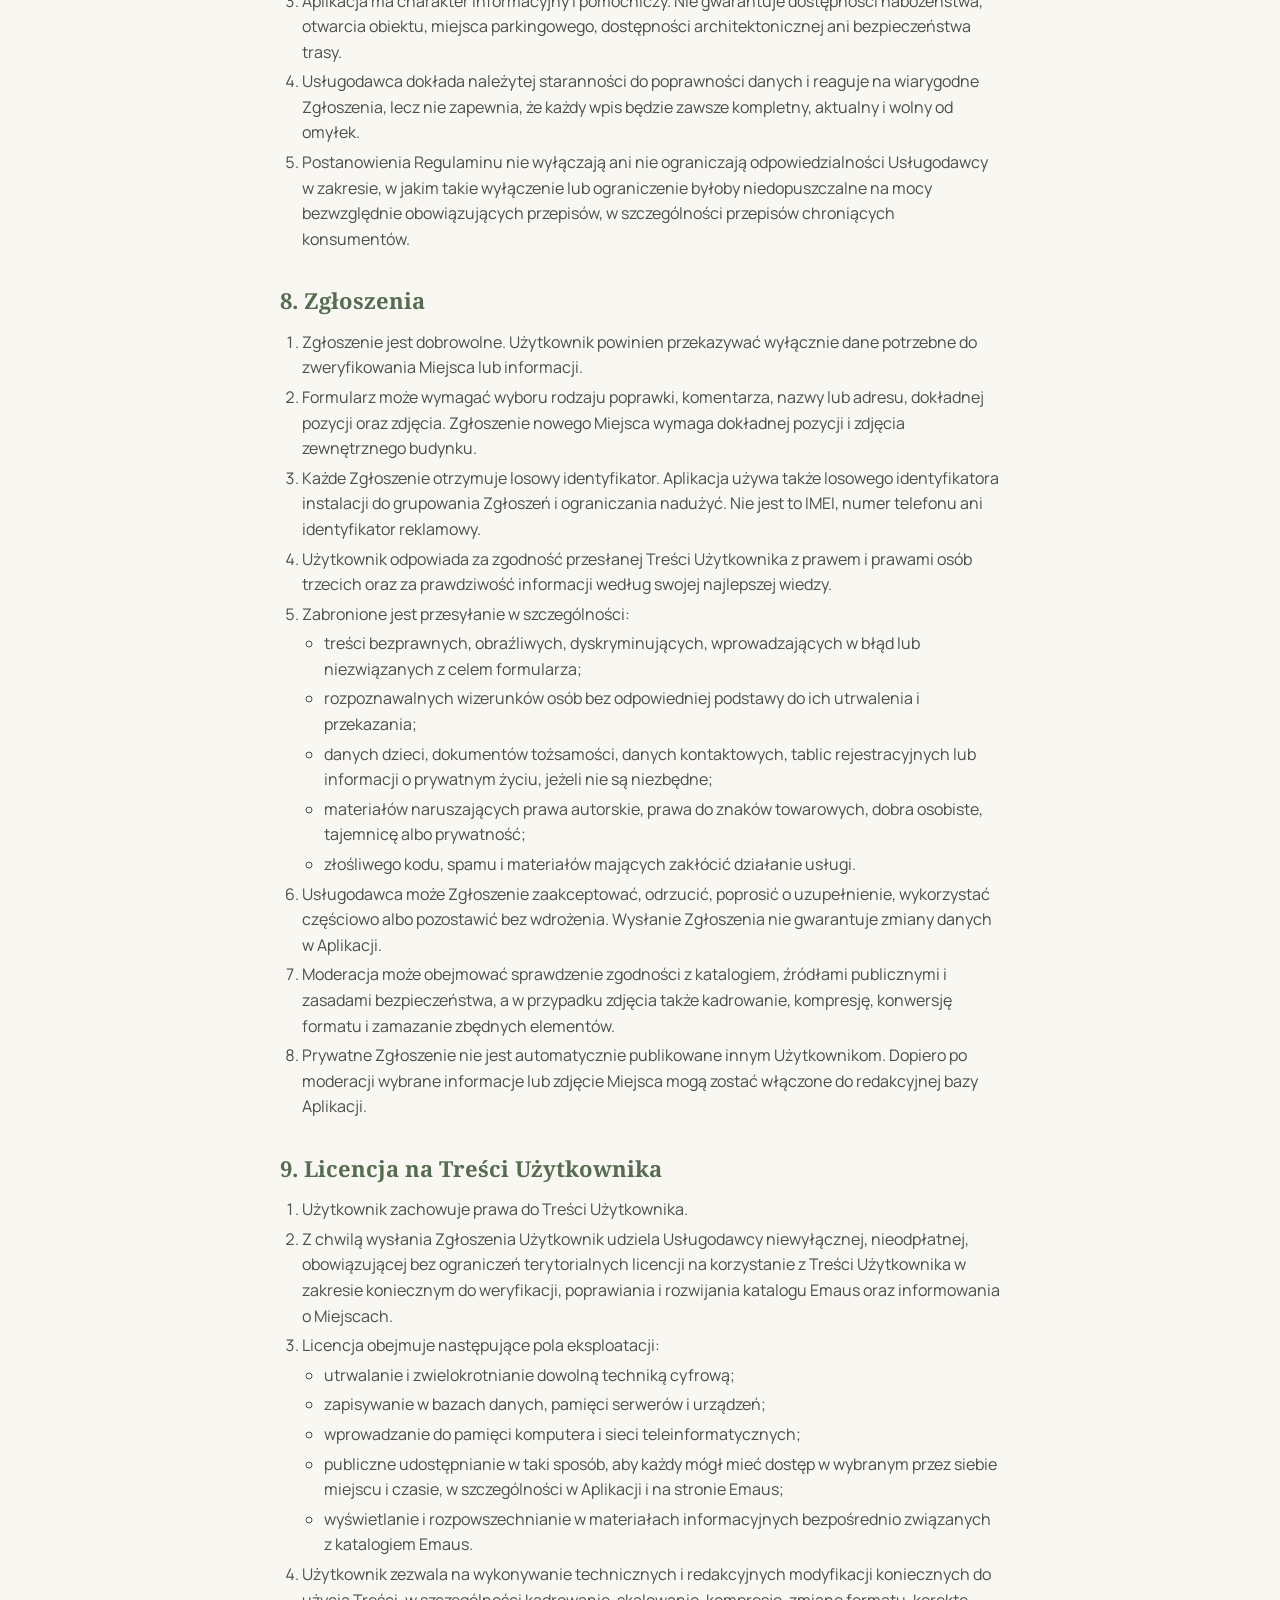
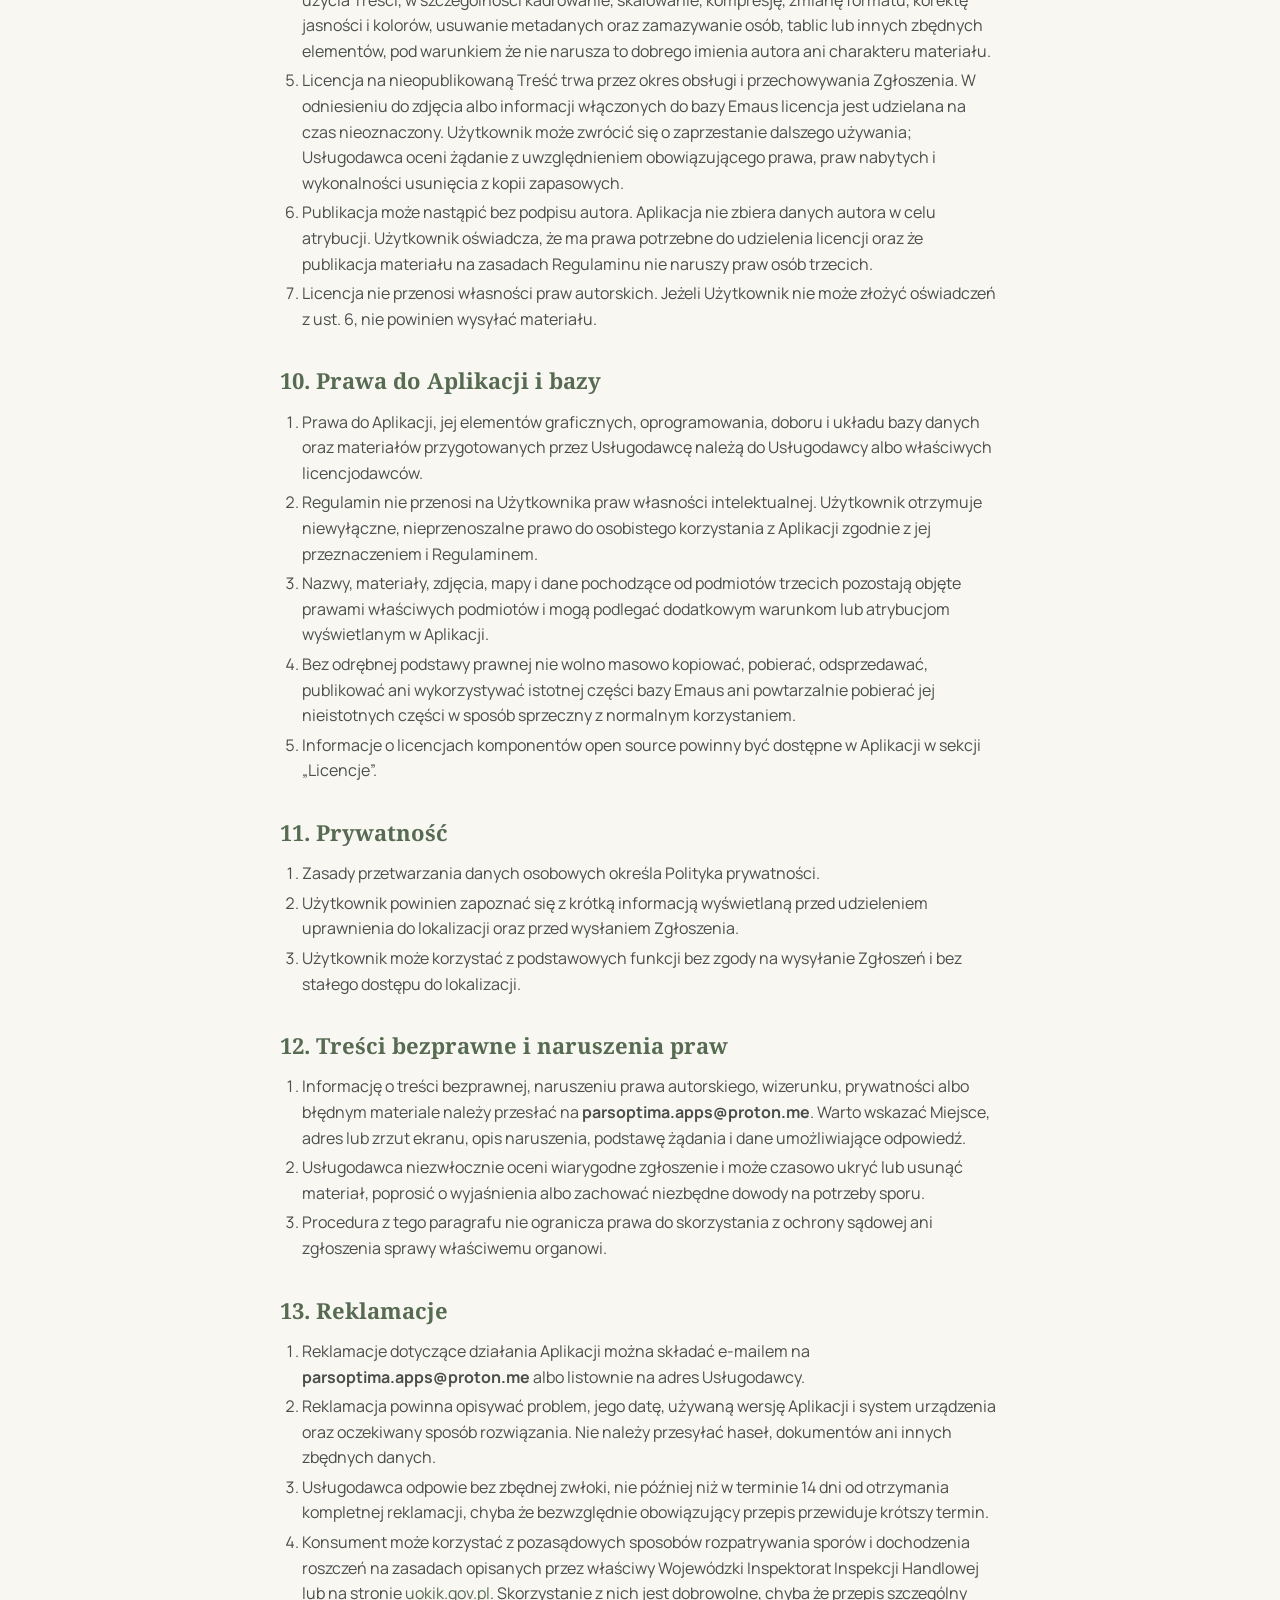
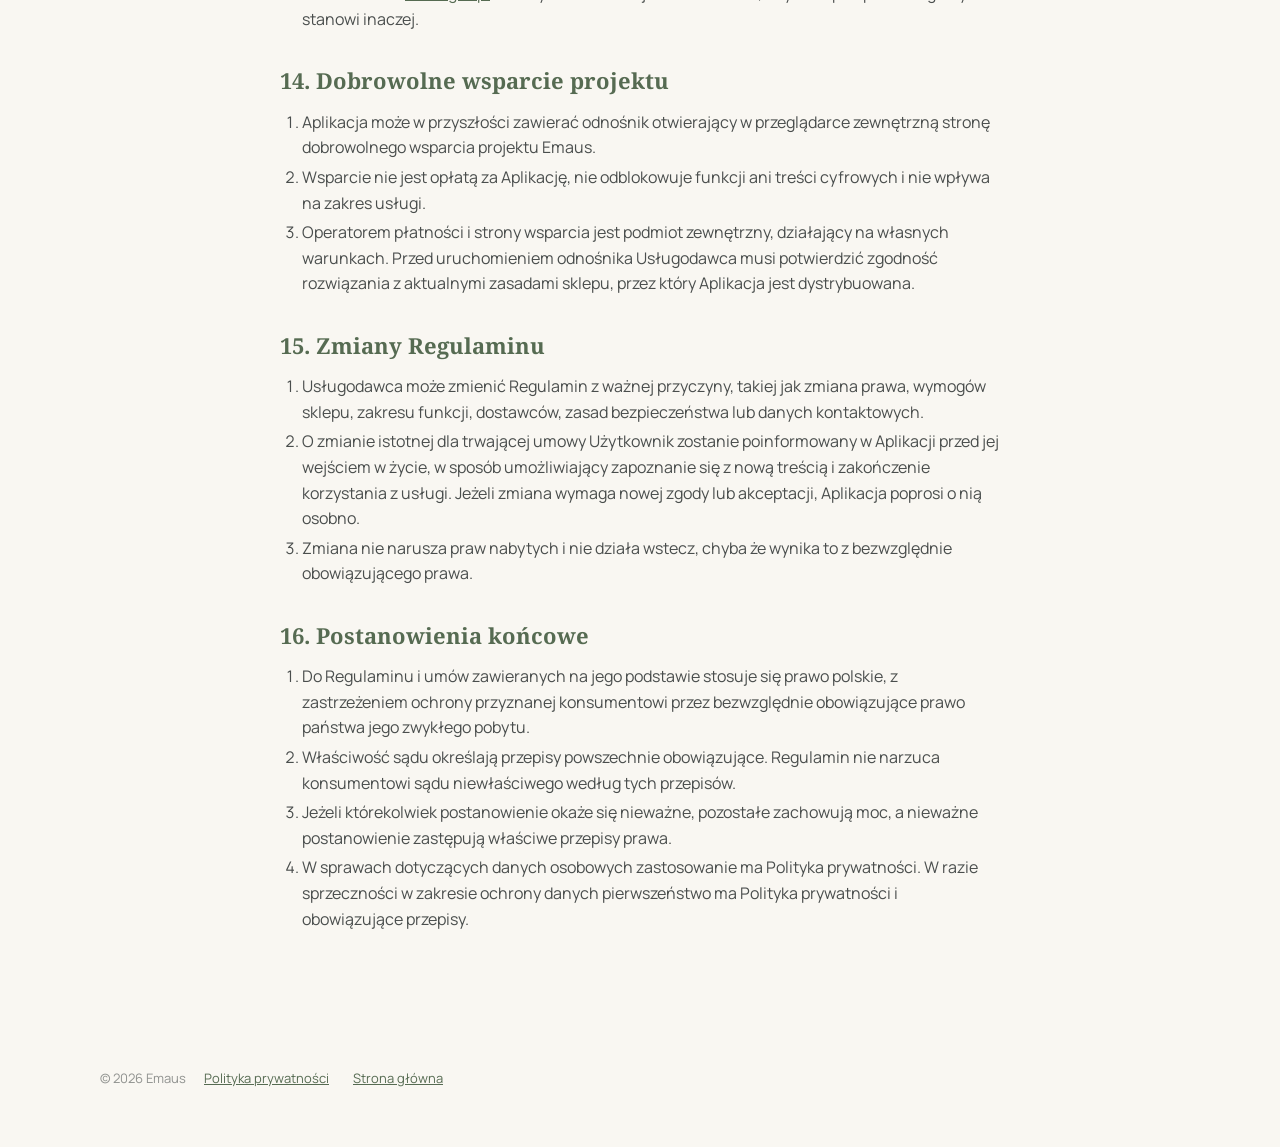
<file: emaus/regulamin.html>
<!doctype html>
<html lang="pl">
<head>
<meta charset="utf-8">
<meta name="viewport" content="width=device-width, initial-scale=1">
<title>Regulamin – Emaus</title>
<meta name="robots" content="noindex">
<link rel="icon" href="../assets/img/favicon.png">
<link href="https://fonts.googleapis.com/css2?family=Manrope:wght@500;700;800&family=Noto+Serif:wght@400;700&display=swap" rel="stylesheet">
<link rel="stylesheet" href="../assets/style.css">
</head>
<body>
<header class="nav"><div class="wrap"><a class="brand" href="../index.html"><img src="../assets/img/icon.png" alt=""><span>Emaus</span></a><nav><a href="../index.html">Strona główna</a><a href="polityka-prywatnosci.html">Polityka prywatności</a></nav></div></header>

<main class="doc">
  <div class="eyebrow">Dokument</div>
  <h1 id="regulamin-aplikacji-mobilnej-emaus">Regulamin aplikacji mobilnej Emaus</h1>
  <p class="meta"><strong>Wersja:</strong> 1.0<br />
  <strong>Data wejścia w życie:</strong> 4 września 2026 r.</p>
  <h2 id="usługodawca-i-kontakt">1. Usługodawca i kontakt</h2>
  <ol type="1">
  <li>Usługodawcą aplikacji mobilnej <strong>Emaus</strong> („Aplikacja”) jest Tomasz Borowiec, działającym pod nazwą <strong>Pars Optima</strong>, jako osoba fizyczna nieprowadząca działalności gospodarczej. („Usługodawca”).</li>
  <li>Kontakt z Usługodawcą jest możliwy drogą elektroniczną za pośrednictwem adresu e-mail: parsoptima&#46;apps&#64;proton&#46;me.</li>
  <li>Regulamin jest udostępniany nieodpłatnie przed zawarciem umowy, w sposób umożliwiający jego pozyskanie, odtwarzanie i utrwalanie. Aktualna wersja znajduje się w Aplikacji oraz pod adresem <strong>https://pars-optima.github.io/emaus/regulamin.html</strong>.</li>
  </ol>
  <h2 id="definicje">2. Definicje</h2>
  <ol type="1">
  <li><strong>Aplikacja</strong> — aplikacja mobilna Emaus dla systemów Android i iOS, w szczególności o identyfikatorze pakietu Android <code>pl.parsoptima.emaus</code>.</li>
  <li><strong>Użytkownik</strong> — osoba fizyczna korzystająca z Aplikacji.</li>
  <li><strong>Miejsce</strong> — kościół lub inne miejsce kultu prezentowane w katalogu Aplikacji.</li>
  <li><strong>Zgłoszenie</strong> — dobrowolnie przekazana przez Użytkownika informacja o błędzie, zmianie lub nowym Miejscu, obejmująca zależnie od formularza dane tekstowe, współrzędne i zdjęcia.</li>
  <li><strong>Treść Użytkownika</strong> — komentarz, opis, zdjęcie lub inny materiał przesłany w Zgłoszeniu.</li>
  <li><strong>Polityka prywatności</strong> — dokument opisujący przetwarzanie danych w związku z Aplikacją, dostępny pod adresem <strong>https://pars-optima.github.io/emaus/polityka-prywatnosci.html</strong>.</li>
  </ol>
  <h2 id="rodzaj-i-zakres-usług">3. Rodzaj i zakres usług</h2>
  <ol type="1">
  <li>Aplikacja jest bezpłatnym narzędziem do wyszukiwania Miejsc w Polsce oraz przeglądania informacji, w szczególności adresów, godzin mszy świętych i adoracji.</li>
  <li>Aplikacja może umożliwiać między innymi:
  <ul>
  <li>przeglądanie mapy i listy Miejsc;</li>
  <li>wyszukiwanie i filtrowanie Miejsc;</li>
  <li>wyświetlanie szczegółów i obliczanie odległości;</li>
  <li>otwieranie wybranego Miejsca w zewnętrznej aplikacji nawigacyjnej;</li>
  <li>przejście do stron zewnętrznych;</li>
  <li>przesłanie Zgłoszenia poprawki lub nowego Miejsca;</li>
  <li>kontakt z Usługodawcą.</li>
  </ul></li>
  <li>Podstawowe dane są okresowo pobierane na urządzenie, dzięki czemu część funkcji może działać bez połączenia z Internetem. Pierwsze pobranie, aktualizacja danych, mapa Google, zewnętrzne odnośniki i przesłanie Zgłoszenia wymagają połączenia z Internetem.</li>
  <li>Korzystanie z Aplikacji nie wymaga utworzenia konta, rejestracji ani logowania.</li>
  <li>Usługodawca nie pobiera opłat za funkcje opisane w Regulaminie. Koszt transmisji danych lub usług zewnętrznych może wynikać z umowy Użytkownika z operatorem lub innym dostawcą.</li>
  </ol>
  <h2 id="zawarcie-i-zakończenie-umowy">4. Zawarcie i zakończenie umowy</h2>
  <ol type="1">
  <li>Umowa o nieodpłatne świadczenie usług drogą elektroniczną zostaje zawarta na czas nieoznaczony, gdy Użytkownik po zapoznaniu się z Regulaminem i Polityką prywatności wybierze w Aplikacji opcję potwierdzającą akceptację i rozpocznie korzystanie z usługi.</li>
  <li>Użytkownik może korzystać z katalogu i mapy bez wysyłania Zgłoszeń. Przesłanie Zgłoszenia oznacza zawarcie dodatkowej umowy na obsługę tej jednorazowej funkcji na zasadach określonych w Regulaminie.</li>
  <li>Użytkownik może zakończyć korzystanie z usługi w każdej chwili przez odinstalowanie Aplikacji i zaprzestanie korzystania z niej. Odinstalowanie nie usuwa automatycznie Zgłoszeń już skutecznie wysłanych na serwer.</li>
  <li>Żądanie usunięcia przesłanych danych można wysłać na adres <strong>parsoptima&#46;apps&#64;proton&#46;me</strong>, wskazując identyfikator Zgłoszenia lub instalacji, a w razie jego braku — miejsce, datę i przybliżoną godzinę Zgłoszenia. Szczegóły określa Polityka prywatności.</li>
  <li>Usługodawca może zakończyć świadczenie Aplikacji z ważnych przyczyn, w szczególności technicznych, prawnych lub ekonomicznych, po przekazaniu informacji w rozsądnym terminie, o ile jest to możliwe. Nie narusza to praw nabytych Użytkownika ani obowiązków dotyczących danych i reklamacji.</li>
  </ol>
  <h2 id="wymagania-techniczne-i-aktualizacje">5. Wymagania techniczne i aktualizacje</h2>
  <ol type="1">
  <li>Do korzystania z Aplikacji potrzebne są kompatybilne urządzenie, wspierana wersja systemu Android albo iOS oraz, dla funkcji sieciowych, dostęp do Internetu.</li>
  <li>Niektóre funkcje wymagają uprawnień systemowych:
  <ul>
  <li>lokalizacja — do pokazania pozycji, obliczenia odległości lub dołączenia współrzędnych do Zgłoszenia;</li>
  <li>aparat albo wybór zdjęcia — wyłącznie gdy Użytkownik zdecyduje się dodać zdjęcie.</li>
  </ul></li>
  <li>Odmowa lokalizacji nie wyłącza przeglądania mapy i katalogu, lecz może uniemożliwić pokazanie pozycji, obliczenie odległości oraz wysłanie Zgłoszenia, dla którego dokładna pozycja jest niezbędna.</li>
  <li>Usługodawca może publikować aktualizacje konieczne dla bezpieczeństwa, zgodności z prawem, kompatybilności albo rozwoju funkcji. Ze względów bezpieczeństwa lub istotnej niezgodności stara wersja może zostać zablokowana i wymagać aktualizacji ze sklepu.</li>
  <li>Użytkownik powinien stosować aktualną wersję Aplikacji i systemu. Usługodawca odpowiada za dostarczenie aktualizacji wymaganych prawem, z uwzględnieniem nieodpłatnego charakteru i przewidywanego okresu używania usługi.</li>
  <li>Zakazane jest dostarczanie treści bezprawnych, podejmowanie prób obejścia zabezpieczeń, zakłócanie działania infrastruktury, automatyczne masowe wysyłanie Zgłoszeń oraz używanie Aplikacji z naruszeniem prawa lub praw osób trzecich.</li>
  </ol>
  <h2 id="lokalizacja-i-usługi-mapowe">6. Lokalizacja i usługi mapowe</h2>
  <ol type="1">
  <li>Lokalizacja na mapie jest używana lokalnie na urządzeniu do wycentrowania widoku i obliczania odległości. Aplikacja nie zapisuje jej w bazie Zgłoszeń, dopóki Użytkownik świadomie nie użyje funkcji powodującej dołączenie lokalizacji do Zgłoszenia.</li>
  <li>Zgłoszenie nowego Miejsca wymaga dokładnej lokalizacji. W Zgłoszeniu poprawki lokalizacja może być dołączona po wyraźnej informacji i działaniu Użytkownika.</li>
  <li>Użytkownik może cofnąć uprawnienia lokalizacyjne w ustawieniach systemowych. Cofnięcie nie wpływa na dane wysłane wcześniej.</li>
  <li>Aplikacja używa Google Maps Platform. Korzystanie z funkcji mapowych podlega także <a href="https://maps.google.com/help/terms_maps/">Dodatkowym warunkom korzystania z Google Maps/Google Earth</a> oraz <a href="https://policies.google.com/privacy">Polityce prywatności Google</a>.</li>
  <li>Wybranie funkcji „Prowadź” może otworzyć zewnętrzną aplikację nawigacyjną i przekazać jej współrzędne wybranego Miejsca. Nie są jej przekazywane przez Emaus współrzędne Użytkownika.</li>
  </ol>
  <h2 id="wiarygodność-informacji-i-korzystanie-z-danych">7. Wiarygodność informacji i korzystanie z danych</h2>
  <ol type="1">
  <li>Informacje w Aplikacji pochodzą z publicznie dostępnych materiałów, danych przekazywanych przez podmioty prowadzące Miejsca, pracy redakcyjnej i zweryfikowanych Zgłoszeń. Mogą być aktualizowane z opóźnieniem.</li>
  <li>Godziny nabożeństw, dostępność adoracji, adresy i inne informacje mogą ulec zmianie, zwłaszcza w święta, wakacje, podczas remontów lub wydarzeń nadzwyczajnych. Przed podróżą Użytkownik powinien potwierdzić aktualne informacje bezpośrednio u prowadzącego dane Miejsce.</li>
  <li>Aplikacja ma charakter informacyjny i pomocniczy. Nie gwarantuje dostępności nabożeństwa, otwarcia obiektu, miejsca parkingowego, dostępności architektonicznej ani bezpieczeństwa trasy.</li>
  <li>Usługodawca dokłada należytej staranności do poprawności danych i reaguje na wiarygodne Zgłoszenia, lecz nie zapewnia, że każdy wpis będzie zawsze kompletny, aktualny i wolny od omyłek.</li>
  <li>Postanowienia Regulaminu nie wyłączają ani nie ograniczają odpowiedzialności Usługodawcy w zakresie, w jakim takie wyłączenie lub ograniczenie byłoby niedopuszczalne na mocy bezwzględnie obowiązujących przepisów, w szczególności przepisów chroniących konsumentów.</li>
  </ol>
  <h2 id="zgłoszenia">8. Zgłoszenia</h2>
  <ol type="1">
  <li>Zgłoszenie jest dobrowolne. Użytkownik powinien przekazywać wyłącznie dane potrzebne do zweryfikowania Miejsca lub informacji.</li>
  <li>Formularz może wymagać wyboru rodzaju poprawki, komentarza, nazwy lub adresu, dokładnej pozycji oraz zdjęcia. Zgłoszenie nowego Miejsca wymaga dokładnej pozycji i zdjęcia zewnętrznego budynku.</li>
  <li>Każde Zgłoszenie otrzymuje losowy identyfikator. Aplikacja używa także losowego identyfikatora instalacji do grupowania Zgłoszeń i ograniczania nadużyć. Nie jest to IMEI, numer telefonu ani identyfikator reklamowy.</li>
  <li>Użytkownik odpowiada za zgodność przesłanej Treści Użytkownika z prawem i prawami osób trzecich oraz za prawdziwość informacji według swojej najlepszej wiedzy.</li>
  <li>Zabronione jest przesyłanie w szczególności:
  <ul>
  <li>treści bezprawnych, obraźliwych, dyskryminujących, wprowadzających w błąd lub niezwiązanych z celem formularza;</li>
  <li>rozpoznawalnych wizerunków osób bez odpowiedniej podstawy do ich utrwalenia i przekazania;</li>
  <li>danych dzieci, dokumentów tożsamości, danych kontaktowych, tablic rejestracyjnych lub informacji o prywatnym życiu, jeżeli nie są niezbędne;</li>
  <li>materiałów naruszających prawa autorskie, prawa do znaków towarowych, dobra osobiste, tajemnicę albo prywatność;</li>
  <li>złośliwego kodu, spamu i materiałów mających zakłócić działanie usługi.</li>
  </ul></li>
  <li>Usługodawca może Zgłoszenie zaakceptować, odrzucić, poprosić o uzupełnienie, wykorzystać częściowo albo pozostawić bez wdrożenia. Wysłanie Zgłoszenia nie gwarantuje zmiany danych w Aplikacji.</li>
  <li>Moderacja może obejmować sprawdzenie zgodności z katalogiem, źródłami publicznymi i zasadami bezpieczeństwa, a w przypadku zdjęcia także kadrowanie, kompresję, konwersję formatu i zamazanie zbędnych elementów.</li>
  <li>Prywatne Zgłoszenie nie jest automatycznie publikowane innym Użytkownikom. Dopiero po moderacji wybrane informacje lub zdjęcie Miejsca mogą zostać włączone do redakcyjnej bazy Aplikacji.</li>
  </ol>
  <h2 id="licencja-na-treści-użytkownika">9. Licencja na Treści Użytkownika</h2>
  <ol type="1">
  <li>Użytkownik zachowuje prawa do Treści Użytkownika.</li>
  <li>Z chwilą wysłania Zgłoszenia Użytkownik udziela Usługodawcy niewyłącznej, nieodpłatnej, obowiązującej bez ograniczeń terytorialnych licencji na korzystanie z Treści Użytkownika w zakresie koniecznym do weryfikacji, poprawiania i rozwijania katalogu Emaus oraz informowania o Miejscach.</li>
  <li>Licencja obejmuje następujące pola eksploatacji:
  <ul>
  <li>utrwalanie i zwielokrotnianie dowolną techniką cyfrową;</li>
  <li>zapisywanie w bazach danych, pamięci serwerów i urządzeń;</li>
  <li>wprowadzanie do pamięci komputera i sieci teleinformatycznych;</li>
  <li>publiczne udostępnianie w taki sposób, aby każdy mógł mieć dostęp w wybranym przez siebie miejscu i czasie, w szczególności w Aplikacji i na stronie Emaus;</li>
  <li>wyświetlanie i rozpowszechnianie w materiałach informacyjnych bezpośrednio związanych z katalogiem Emaus.</li>
  </ul></li>
  <li>Użytkownik zezwala na wykonywanie technicznych i redakcyjnych modyfikacji koniecznych do użycia Treści, w szczególności kadrowanie, skalowanie, kompresję, zmianę formatu, korektę jasności i kolorów, usuwanie metadanych oraz zamazywanie osób, tablic lub innych zbędnych elementów, pod warunkiem że nie narusza to dobrego imienia autora ani charakteru materiału.</li>
  <li>Licencja na nieopublikowaną Treść trwa przez okres obsługi i przechowywania Zgłoszenia. W odniesieniu do zdjęcia albo informacji włączonych do bazy Emaus licencja jest udzielana na czas nieoznaczony. Użytkownik może zwrócić się o zaprzestanie dalszego używania; Usługodawca oceni żądanie z uwzględnieniem obowiązującego prawa, praw nabytych i wykonalności usunięcia z kopii zapasowych.</li>
  <li>Publikacja może nastąpić bez podpisu autora. Aplikacja nie zbiera danych autora w celu atrybucji. Użytkownik oświadcza, że ma prawa potrzebne do udzielenia licencji oraz że publikacja materiału na zasadach Regulaminu nie naruszy praw osób trzecich.</li>
  <li>Licencja nie przenosi własności praw autorskich. Jeżeli Użytkownik nie może złożyć oświadczeń z ust. 6, nie powinien wysyłać materiału.</li>
  </ol>
  <h2 id="prawa-do-aplikacji-i-bazy">10. Prawa do Aplikacji i bazy</h2>
  <ol type="1">
  <li>Prawa do Aplikacji, jej elementów graficznych, oprogramowania, doboru i układu bazy danych oraz materiałów przygotowanych przez Usługodawcę należą do Usługodawcy albo właściwych licencjodawców.</li>
  <li>Regulamin nie przenosi na Użytkownika praw własności intelektualnej. Użytkownik otrzymuje niewyłączne, nieprzenoszalne prawo do osobistego korzystania z Aplikacji zgodnie z jej przeznaczeniem i Regulaminem.</li>
  <li>Nazwy, materiały, zdjęcia, mapy i dane pochodzące od podmiotów trzecich pozostają objęte prawami właściwych podmiotów i mogą podlegać dodatkowym warunkom lub atrybucjom wyświetlanym w Aplikacji.</li>
  <li>Bez odrębnej podstawy prawnej nie wolno masowo kopiować, pobierać, odsprzedawać, publikować ani wykorzystywać istotnej części bazy Emaus ani powtarzalnie pobierać jej nieistotnych części w sposób sprzeczny z normalnym korzystaniem.</li>
  <li>Informacje o licencjach komponentów open source powinny być dostępne w Aplikacji w sekcji „Licencje”.</li>
  </ol>
  <h2 id="prywatność">11. Prywatność</h2>
  <ol type="1">
  <li>Zasady przetwarzania danych osobowych określa Polityka prywatności.</li>
  <li>Użytkownik powinien zapoznać się z krótką informacją wyświetlaną przed udzieleniem uprawnienia do lokalizacji oraz przed wysłaniem Zgłoszenia.</li>
  <li>Użytkownik może korzystać z podstawowych funkcji bez zgody na wysyłanie Zgłoszeń i bez stałego dostępu do lokalizacji.</li>
  </ol>
  <h2 id="treści-bezprawne-i-naruszenia-praw">12. Treści bezprawne i naruszenia praw</h2>
  <ol type="1">
  <li>Informację o treści bezprawnej, naruszeniu prawa autorskiego, wizerunku, prywatności albo błędnym materiale należy przesłać na <strong>parsoptima&#46;apps&#64;proton&#46;me</strong>. Warto wskazać Miejsce, adres lub zrzut ekranu, opis naruszenia, podstawę żądania i dane umożliwiające odpowiedź.</li>
  <li>Usługodawca niezwłocznie oceni wiarygodne zgłoszenie i może czasowo ukryć lub usunąć materiał, poprosić o wyjaśnienia albo zachować niezbędne dowody na potrzeby sporu.</li>
  <li>Procedura z tego paragrafu nie ogranicza prawa do skorzystania z ochrony sądowej ani zgłoszenia sprawy właściwemu organowi.</li>
  </ol>
  <h2 id="reklamacje">13. Reklamacje</h2>
  <ol type="1">
  <li>Reklamacje dotyczące działania Aplikacji można składać e-mailem na <strong>parsoptima&#46;apps&#64;proton&#46;me</strong> albo listownie na adres Usługodawcy.</li>
  <li>Reklamacja powinna opisywać problem, jego datę, używaną wersję Aplikacji i system urządzenia oraz oczekiwany sposób rozwiązania. Nie należy przesyłać haseł, dokumentów ani innych zbędnych danych.</li>
  <li>Usługodawca odpowie bez zbędnej zwłoki, nie później niż w terminie 14 dni od otrzymania kompletnej reklamacji, chyba że bezwzględnie obowiązujący przepis przewiduje krótszy termin.</li>
  <li>Konsument może korzystać z pozasądowych sposobów rozpatrywania sporów i dochodzenia roszczeń na zasadach opisanych przez właściwy Wojewódzki Inspektorat Inspekcji Handlowej lub na stronie <a href="https://uokik.gov.pl/">uokik.gov.pl</a>. Skorzystanie z nich jest dobrowolne, chyba że przepis szczególny stanowi inaczej.</li>
  </ol>
  <h2 id="dobrowolne-wsparcie-projektu">14. Dobrowolne wsparcie projektu</h2>
  <ol type="1">
  <li>Aplikacja może w przyszłości zawierać odnośnik otwierający w przeglądarce zewnętrzną stronę dobrowolnego wsparcia projektu Emaus.</li>
  <li>Wsparcie nie jest opłatą za Aplikację, nie odblokowuje funkcji ani treści cyfrowych i nie wpływa na zakres usługi.</li>
  <li>Operatorem płatności i strony wsparcia jest podmiot zewnętrzny, działający na własnych warunkach. Przed uruchomieniem odnośnika Usługodawca musi potwierdzić zgodność rozwiązania z aktualnymi zasadami sklepu, przez który Aplikacja jest dystrybuowana.</li>
  </ol>
  <h2 id="zmiany-regulaminu">15. Zmiany Regulaminu</h2>
  <ol type="1">
  <li>Usługodawca może zmienić Regulamin z ważnej przyczyny, takiej jak zmiana prawa, wymogów sklepu, zakresu funkcji, dostawców, zasad bezpieczeństwa lub danych kontaktowych.</li>
  <li>O zmianie istotnej dla trwającej umowy Użytkownik zostanie poinformowany w Aplikacji przed jej wejściem w życie, w sposób umożliwiający zapoznanie się z nową treścią i zakończenie korzystania z usługi. Jeżeli zmiana wymaga nowej zgody lub akceptacji, Aplikacja poprosi o nią osobno.</li>
  <li>Zmiana nie narusza praw nabytych i nie działa wstecz, chyba że wynika to z bezwzględnie obowiązującego prawa.</li>
  </ol>
  <h2 id="postanowienia-końcowe">16. Postanowienia końcowe</h2>
  <ol type="1">
  <li>Do Regulaminu i umów zawieranych na jego podstawie stosuje się prawo polskie, z zastrzeżeniem ochrony przyznanej konsumentowi przez bezwzględnie obowiązujące prawo państwa jego zwykłego pobytu.</li>
  <li>Właściwość sądu określają przepisy powszechnie obowiązujące. Regulamin nie narzuca konsumentowi sądu niewłaściwego według tych przepisów.</li>
  <li>Jeżeli którekolwiek postanowienie okaże się nieważne, pozostałe zachowują moc, a nieważne postanowienie zastępują właściwe przepisy prawa.</li>
  <li>W sprawach dotyczących danych osobowych zastosowanie ma Polityka prywatności. W razie sprzeczności w zakresie ochrony danych pierwszeństwo ma Polityka prywatności i obowiązujące przepisy.</li>
  </ol>
</main>

<footer><div class="wrap"><span>© 2026 Emaus</span><a href="polityka-prywatnosci.html">Polityka prywatności</a><a href="../index.html">Strona główna</a></div></footer>
</body>
</html>
</file>
<file: assets/style.css>
:root{
  --bg:#F9F7F2; --low:#F1EEE6; --lowest:#FFFFFF; --warm:#FCFAF5;
  --primary:#8A9A84; --primary-dark:#566B52; --gold:#C5B358; --gold-deep:#D3AF39;
  --ink:#4A4E4D; --ink-60:rgba(74,78,77,.6); --ink-40:rgba(74,78,77,.4);
  --feast:#B33A31; --radius:24px; --radius-sm:16px;
  --shadow:0 8px 24px rgba(74,78,77,.06);
}
*{box-sizing:border-box}
html{scroll-behavior:smooth}
body{margin:0;background:var(--bg);color:var(--ink);font-family:"Manrope",system-ui,-apple-system,"Segoe UI",sans-serif;font-size:16px;line-height:1.6}
h1,h2,h3,.serif{font-family:"Noto Serif",Georgia,serif;font-weight:700;color:var(--primary-dark);margin:0}
h1{font-size:clamp(44px,8vw,84px);line-height:1;font-weight:400;color:var(--ink)}
h2{font-size:clamp(28px,4vw,40px);line-height:1.15}
h3{font-size:20px;line-height:1.25}
p{margin:0 0 1em}
a{color:var(--primary-dark)}
.wrap{max-width:1120px;margin:0 auto;padding:0 20px}
.muted{color:var(--ink-60)}
.eyebrow{font-size:12px;font-weight:800;letter-spacing:.14em;text-transform:uppercase;color:var(--ink-40);margin-bottom:10px}

/* nav */
.nav{position:sticky;top:0;z-index:20;background:rgba(249,247,242,.8);backdrop-filter:blur(20px);-webkit-backdrop-filter:blur(20px)}
.nav .wrap{display:flex;align-items:center;gap:20px;height:64px}
.brand{display:flex;align-items:center;gap:10px;text-decoration:none;color:var(--ink)}
.brand img{width:32px;height:32px;border-radius:9px}
.brand span{font-family:"Noto Serif",serif;font-size:20px}
.nav nav{margin-left:auto;display:flex;gap:6px;flex-wrap:wrap}
.nav nav a{text-decoration:none;font-size:13px;font-weight:700;color:var(--primary-dark);padding:8px 12px;border-radius:999px}
.nav nav a:hover{background:var(--low)}

/* hero */
.hero{position:relative;overflow:hidden;padding:48px 0 64px}
.hero .hero-layout{display:grid;grid-template-columns:1.2fr .8fr;grid-template-rows:auto auto;column-gap:40px;row-gap:34px;position:relative}
.hero-heading{grid-column:1;grid-row:1;padding:20px 28px 0}
.hero h1{font-size:clamp(84px,11vw,144px);letter-spacing:-.065em;line-height:1.06}
.hero .tag{font-family:"Noto Serif",serif;font-size:clamp(22px,2.5vw,30px);color:var(--primary-dark);margin:12px 0 0}
.hero-panel{grid-column:1 / -1;grid-row:2;background:#E2E8DC;border-radius:28px;padding:36px 46% 40px 28px;min-height:280px}
.hero .lead{font-size:18px;max-width:40ch;margin:0}
.badges{display:flex;gap:12px;flex-wrap:wrap;margin-top:24px}
.badge{display:inline-flex;align-items:center;gap:10px;padding:12px 18px;border-radius:14px;background:var(--ink);color:#fff;text-decoration:none;font-weight:700;font-size:14px}
a.badge:hover{background:var(--primary-dark)}
a.badge:focus-visible{outline:3px solid var(--primary-dark);outline-offset:4px}
.badge small{display:block;font-weight:500;font-size:11px;opacity:.8;line-height:1}
.badge.soon{background:var(--low);color:var(--ink);opacity:1}
.hero .badge{border-radius:999px}
.hero .badge.soon{background:transparent;padding-left:0;color:var(--primary-dark)}
.hero-art{grid-column:2;grid-row:1 / 3;position:relative;display:flex;align-items:center;justify-content:center;padding:8px 24px 16px}
.android-phone{position:relative;width:min(280px,100%);padding:7px;border:2px solid #727671;border-radius:32px;background:linear-gradient(110deg,#505550,#171b19 35%,#303530);box-shadow:5px 3px 0 #666b66,9px 5px 0 #303530,22px 28px 28px rgba(40,50,38,.22);transform:perspective(1100px) rotateY(-9deg) rotateZ(2deg)}
.android-phone::after{content:"";position:absolute;right:-7px;top:22%;width:4px;height:58px;background:#4a504a;border-radius:0 3px 3px 0}
.splash-screen{position:relative;aspect-ratio:1 / 2.1;overflow:hidden;border-radius:23px;background:#F7EDDA}
.splash-screen img{display:block;width:100%;height:100%;object-fit:fill}
.phone-camera{position:absolute;top:15px;left:50%;width:9px;height:9px;transform:translateX(-50%);border:2px solid #272c29;border-radius:50%;background:#101612;box-shadow:0 0 0 1px rgba(255,255,255,.3)}

/* phone */
.phone{position:relative;z-index:1;width:min(300px,80vw);padding:10px;border-radius:40px;background:#2f3331;box-shadow:0 30px 60px rgba(74,78,77,.18)}
.phone img{display:block;width:100%;height:auto;border-radius:31px;background:var(--low)}
.phone.sm{width:100%;padding:8px;border-radius:32px}
.phone.sm img{border-radius:25px}

section{padding:56px 0;scroll-margin-top:90px}

/* Funkcje: opis, oznaczenia i odpowiadający im ekran aplikacji. */
.feature{padding:72px 0}
.feature-layout{display:grid;grid-template-columns:minmax(0,1fr) minmax(0,1fr);gap:72px;align-items:center}
.feature-copy{max-width:490px}
.feature-copy h2{margin-bottom:22px}
.feature-copy>p{font-size:18px;line-height:1.75;margin:0}
.feature-screen{margin:0;display:grid;justify-items:center;gap:20px;min-width:0}
.feature-screen .phone{width:min(270px,100%)}
.feature-screen figcaption{font-size:13px;text-align:center;color:var(--primary-dark)}
.feature-reverse .feature-copy{grid-column:2;grid-row:1}
.feature-reverse .feature-screen{grid-column:1;grid-row:1}
.pin-key{list-style:none;margin:28px 0 0;padding:0;display:flex;flex-wrap:wrap;gap:10px 20px}
.pin-key li{display:flex;align-items:center;gap:9px;font-size:14px}
.pin-key .pin{position:relative;flex:0 0 38px;height:38px;display:grid;place-items:center}
.screen-detail{width:100%;overflow:hidden;border-radius:31px;background:var(--bg)}
.screen-detail img{display:block;width:100%;height:auto;border-radius:0}
/* Kadrowanie oryginalnych zrzutów bez zmiany ich treści. */
.calendar-crop{aspect-ratio:1 / 2.48}
.calendar-crop img{margin-top:-12%}
.community-crop{aspect-ratio:1 / 1.97}
.community-crop img{margin-top:-12%}
.coverage{padding:72px 0}
.coverage>.wrap>.eyebrow,.coverage h2{text-align:center}
.coverage-stats{display:grid;grid-template-columns:repeat(3,minmax(0,1fr));gap:24px;margin:40px 0}
.coverage-stats>div{display:flex;flex-direction:column;align-items:center;text-align:center;padding:24px 12px}
.coverage-stats>div+div{border-left:1px solid #DEE2D7}
.coverage-stats dd{order:-1;margin:0 0 10px;font-family:"Noto Serif",serif;font-size:clamp(38px,5vw,58px);line-height:1.2;color:var(--primary-dark)}
.coverage-stats dt{font-size:15px}
.coverage-progress{padding:28px 32px;background:#E2E8DC;border-radius:24px}
.coverage-heading{display:flex;align-items:baseline;justify-content:space-between;flex-wrap:wrap;gap:12px;margin-bottom:20px}
.coverage-heading h3{font-size:21px}
.coverage-heading>span{font-size:14px;color:var(--primary-dark)}
.coverage progress{display:block;appearance:none;-webkit-appearance:none;width:100%;height:12px;border:0;border-radius:999px;overflow:hidden;background:#F9F7F2;color:var(--primary-dark)}
.coverage progress::-webkit-progress-bar{background:#F9F7F2;border-radius:999px}
.coverage progress::-webkit-progress-value{background:var(--primary-dark);border-radius:999px}
.coverage progress::-moz-progress-bar{background:var(--primary-dark);border-radius:999px}
.coverage-note{font-size:12px;color:var(--primary-dark);margin:16px 0 0}
.cards{display:grid;grid-template-columns:repeat(auto-fit,minmax(250px,1fr));gap:16px;margin-top:24px}
.card{background:var(--lowest);border-radius:var(--radius);padding:26px 24px;box-shadow:var(--shadow)}
.card .ico{width:46px;height:46px;border-radius:50%;background:var(--low);display:grid;place-items:center;margin-bottom:14px;color:var(--primary-dark)}
.card h3{margin-bottom:6px}
.card p{margin:0;color:var(--ink-60);font-size:15px}
.band{background:var(--low)}

/* legenda pinezek */
.legend{display:grid;grid-template-columns:repeat(auto-fit,minmax(230px,1fr));gap:14px;margin-top:24px}
.legend li{list-style:none;display:flex;align-items:center;gap:16px;background:var(--lowest);border-radius:var(--radius-sm);padding:14px 16px}
.legend .pin{position:relative;flex:0 0 44px;height:44px;display:grid;place-items:center}
.pin i{display:block;border-radius:50%}
.pin.mass i{width:26px;height:26px;background:var(--gold);box-shadow:0 0 0 3px #fff inset}
.pin.empty i{width:24px;height:24px;border:4px solid var(--primary)}
.pin.ador i{width:24px;height:24px;border:4px solid var(--gold)}
.pin.perp i{width:32px;height:32px;background:var(--gold);box-shadow:0 0 0 3px #fff inset;position:relative}
.pin.perp i::after{content:"";position:absolute;left:50%;top:50%;width:11px;height:11px;margin:-5.5px;border-radius:50%;background:#fff}
.pin.dim i{width:18px;height:18px;border:3px solid rgba(74,78,77,.4)}
.pin.halo::before{content:"";position:absolute;width:44px;height:44px;border-radius:50%;background:radial-gradient(closest-side,rgba(138,154,132,.55),rgba(138,154,132,.3) 55%,transparent)}
.pin.halo i{position:relative;width:20px;height:20px;border:4px solid var(--primary)}
.legend b{display:block;font-size:14px}
.legend span{font-size:13px;color:var(--ink-60)}

/* galeria */
.gallery{display:grid;grid-template-columns:repeat(auto-fit,minmax(200px,1fr));gap:22px;margin-top:28px}
.shot{text-align:center}
.shot figcaption{margin-top:12px;font-size:14px;font-weight:700;color:var(--primary-dark)}
.shot figcaption small{display:block;font-weight:500;color:var(--ink-60)}

/* dane */
.stats{display:flex;gap:14px;flex-wrap:wrap;margin:22px 0}
.stat{background:var(--lowest);border-radius:var(--radius-sm);padding:16px 22px;min-width:160px}
.stat b{display:block;font-family:"Noto Serif",serif;font-size:32px;color:var(--primary-dark);line-height:1.1}
.stat span{font-size:13px;color:var(--ink-60)}
.note{background:var(--warm);border-radius:var(--radius-sm);padding:16px 20px;font-size:14px;color:var(--ink-60)}

/* cta */
.cta{background:var(--primary-dark);color:#fff;border-radius:32px;padding:40px;display:grid;grid-template-columns:1fr auto;gap:24px;align-items:center}
.cta h2{color:#fff}
.cta p{color:rgba(255,255,255,.85);margin:0}
.btn{display:inline-block;padding:14px 22px;border-radius:14px;background:var(--gold-deep);color:#2f3331;font-weight:800;text-decoration:none;white-space:nowrap}
.btn.ghost{background:rgba(255,255,255,.14);color:#fff}

footer{padding:40px 0 60px;font-size:13px;color:var(--ink-60)}
footer .wrap{display:flex;gap:18px;flex-wrap:wrap;align-items:center}
footer a{margin-right:6px}
footer .spacer{flex:1}

/* dokumenty */
.doc{max-width:760px;margin:0 auto;padding:40px 20px 80px}
.doc h1{font-size:clamp(32px,5vw,48px);font-weight:700;color:var(--primary-dark);margin-bottom:8px}
.doc h2{font-size:22px;margin:36px 0 10px}
.doc h3{font-size:17px;margin:22px 0 6px;color:var(--ink)}
.doc ol,.doc ul{padding-left:22px}
.doc li{margin:4px 0}
.draft{background:#FBEFD6;color:#6b4e12;border-radius:var(--radius-sm);padding:14px 18px;font-size:14px;margin:18px 0 28px}
.fill{background:#FBEFD6;padding:0 6px;border-radius:6px;font-weight:700;color:#6b4e12}
.doc table{width:100%;border-collapse:collapse;font-size:14px;margin:12px 0}
.doc th,.doc td{text-align:left;padding:10px 12px;vertical-align:top}
.doc tr:nth-child(even) td{background:var(--low)}
.doc th{background:var(--low);font-weight:800;font-size:12px;letter-spacing:.08em;text-transform:uppercase;color:var(--ink-60)}
.doc .meta{font-size:13px;color:var(--ink-40)}

@media (max-width:820px){
  .feature{padding:48px 0}
  .feature-layout{grid-template-columns:1fr;gap:32px}
  .feature-copy{max-width:580px;margin:0 auto;width:100%}
  .feature-reverse .feature-copy,.feature-reverse .feature-screen{grid-column:auto;grid-row:auto}
  .feature-copy>p{font-size:16px}
  .hero{padding:28px 0 44px}
  .hero .hero-layout{grid-template-columns:1fr;gap:24px}
  .hero-heading{grid-column:1;grid-row:1;padding:0;text-align:center}
  .hero-panel{grid-column:1;grid-row:2;padding:28px 24px 310px;min-height:0}
  .hero .lead{max-width:46ch;margin:0 auto}
  .hero .badges{justify-content:center}
  .hero-art{grid-column:1;grid-row:3;margin-top:-310px;padding:0 0 16px}
  .android-phone{width:230px}
  .cta{grid-template-columns:1fr}
}
@media (prefers-reduced-motion:reduce){
  html{scroll-behavior:auto}
}
@media (max-width:600px){
  .coverage{padding:48px 0}
  .coverage-stats{grid-template-columns:1fr;gap:0;margin:24px 0}
  .coverage-stats>div+div{border-left:0;border-top:1px solid #DEE2D7}
  .coverage-progress{padding:24px 20px}
  .nav .wrap{height:auto;padding:10px 20px 8px;flex-wrap:wrap;row-gap:4px}
  .nav nav{margin-left:0;width:100%;gap:2px}
  .nav nav a{padding:6px 10px;font-size:12.5px}
}
</file>
